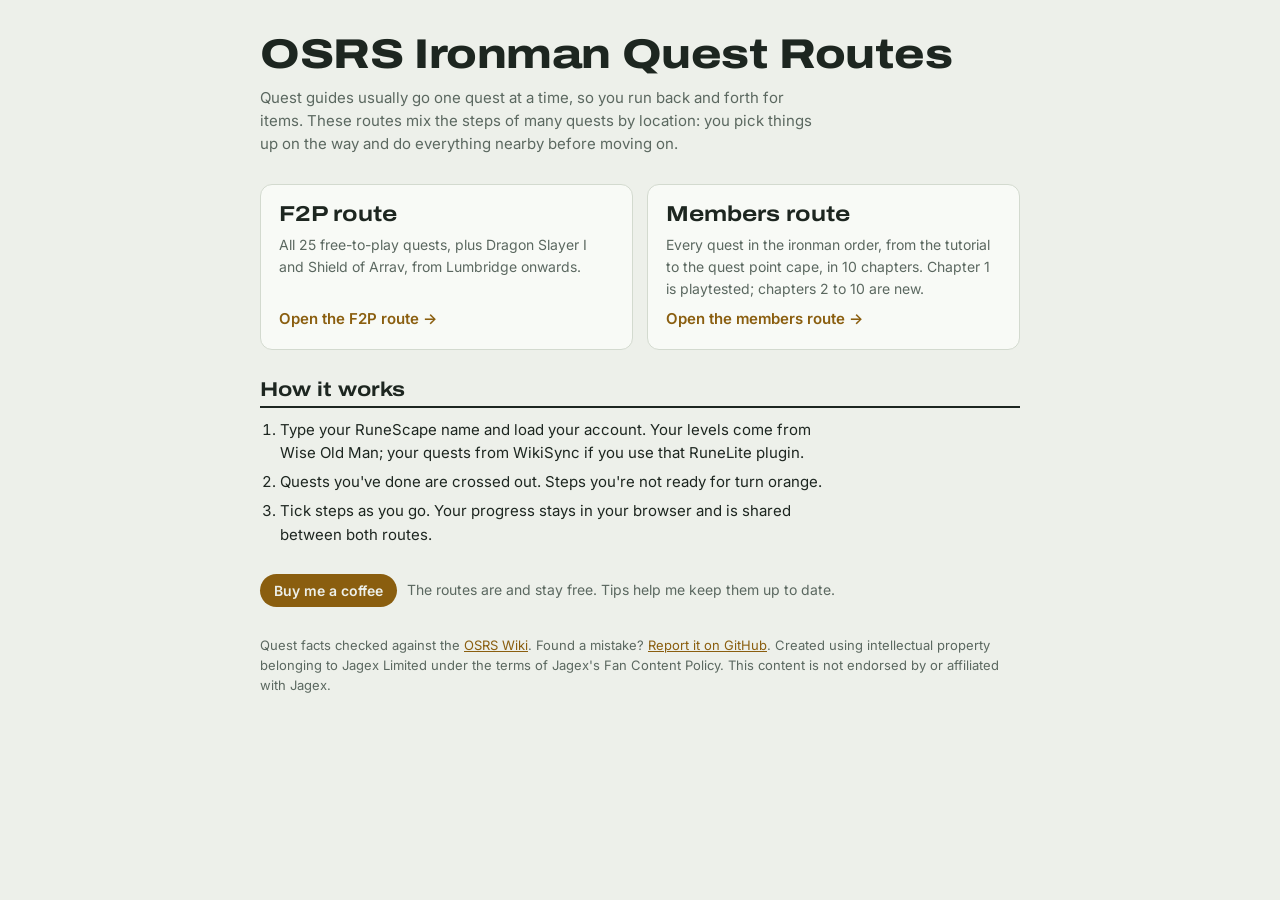
<file: index.html>
<!doctype html>
<html lang="en">
<head>
<meta charset="utf-8">
<meta name="viewport" content="width=device-width, initial-scale=1, viewport-fit=cover">
<title>OSRS Ironman Quest Routes</title>
<link rel="canonical" href="https://osrsroute.com/">
<meta name="description" content="Free OSRS ironman quest routes: every quest step in one walking order, with bank trips, inventory checks, dialogue options and requirement warnings. F2P and members.">
<link rel="stylesheet" href="https://fonts.googleapis.com/css2?family=Archivo:wdth,wght@100..125,500..800&family=Inter:wght@400;500;600&family=JetBrains+Mono:wght@500&display=swap">
<link rel="stylesheet" href="/assets/route.css">
<style>
.routes{display:grid;grid-template-columns:repeat(auto-fit,minmax(260px,1fr));gap:14px}
.route{display:flex;flex-direction:column;gap:8px;background:var(--surface);border:1px solid var(--line);border-radius:12px;padding:18px;text-decoration:none;color:var(--fg)}
.route:hover{border-color:var(--accent)}
.route h2{font-size:1.35rem}
.route p{margin:0;color:var(--muted);font-size:14px}
.route .go{margin-top:auto;font-weight:600;color:var(--accent)}
.how{margin:0;padding-left:20px;display:flex;flex-direction:column;gap:6px;max-width:65ch}
</style>
</head>
<body>
<div class="wrap">
  <header>
    <h1>OSRS Ironman Quest Routes</h1>
    <p class="lede">Quest guides usually go one quest at a time, so you run back and forth for items. These routes mix the steps of many quests by location: you pick things up on the way and do everything nearby before moving on.</p>
  </header>

  <div class="routes">
    <a class="route" href="/f2p/">
      <h2>F2P route</h2>
      <p>All 25 free-to-play quests, plus Dragon Slayer I and Shield of Arrav, from Lumbridge onwards.</p>
      <span class="go">Open the F2P route →</span>
    </a>
    <a class="route" href="/members/">
      <h2>Members route</h2>
      <p>Every quest in the ironman order, from the tutorial to the quest point cape, in 10 chapters. Chapter 1 is playtested; chapters 2 to 10 are new.</p>
      <span class="go">Open the members route →</span>
    </a>
  </div>

  <section>
    <div class="phase-head"><h2>How it works</h2></div>
    <ol class="how">
      <li>Type your RuneScape name and load your account. Your levels come from Wise Old Man; your quests from WikiSync if you use that RuneLite plugin.</li>
      <li>Quests you've done are crossed out. Steps you're not ready for turn orange.</li>
      <li>Tick steps as you go. Your progress stays in your browser and is shared between both routes.</li>
    </ol>
  </section>

  <div class="support">
    <a class="kofi" href="https://ko-fi.com/gladinathor" target="_blank" rel="noopener">Buy me a coffee</a>
    <span>The routes are and stay free. Tips help me keep them up to date.</span>
  </div>

  <footer>Quest facts checked against the <a href="https://oldschool.runescape.wiki" target="_blank" rel="noopener">OSRS Wiki</a>. Found a mistake? <a href="https://github.com/bengladine/osrs-quest-route/issues/new?template=route-mistake.md" target="_blank" rel="noopener">Report it on GitHub</a>. Created using intellectual property belonging to Jagex Limited under the terms of Jagex's Fan Content Policy. This content is not endorsed by or affiliated with Jagex.</footer>
</div>
</body>
</html>
</file>
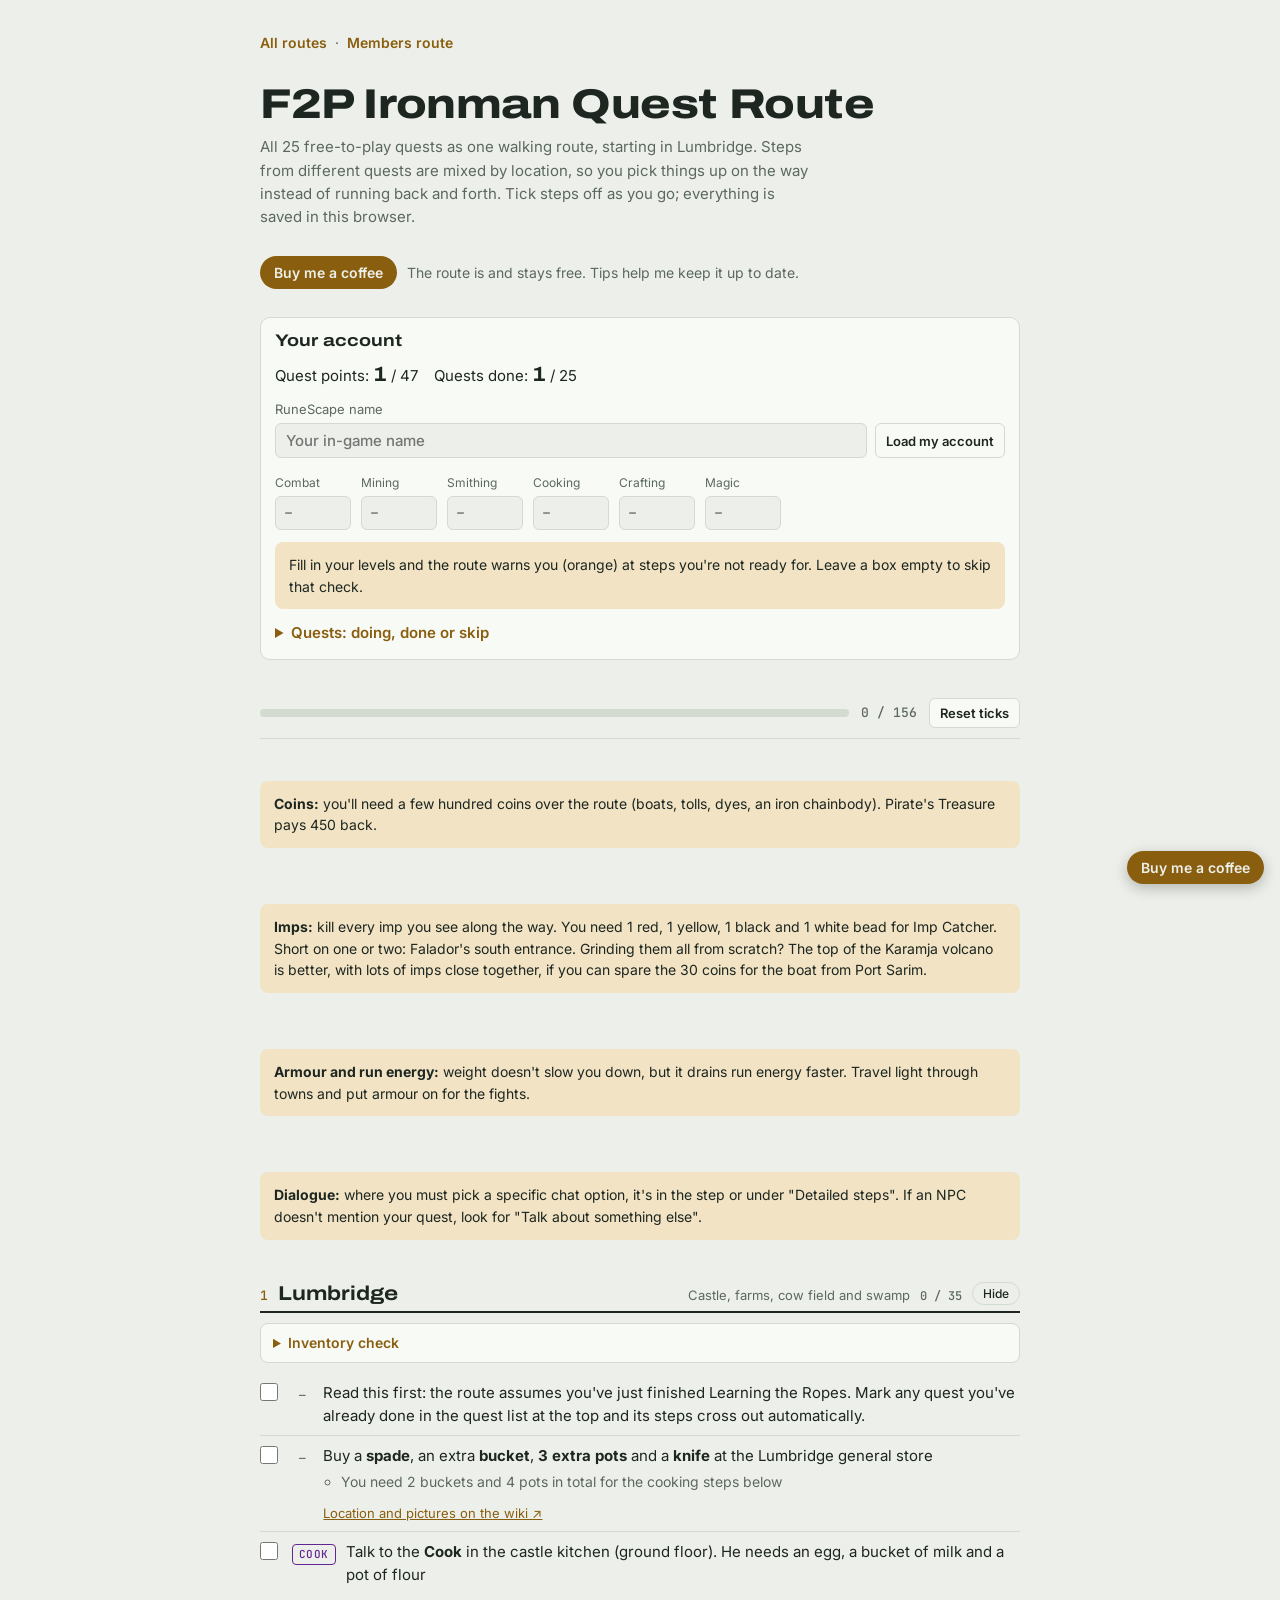
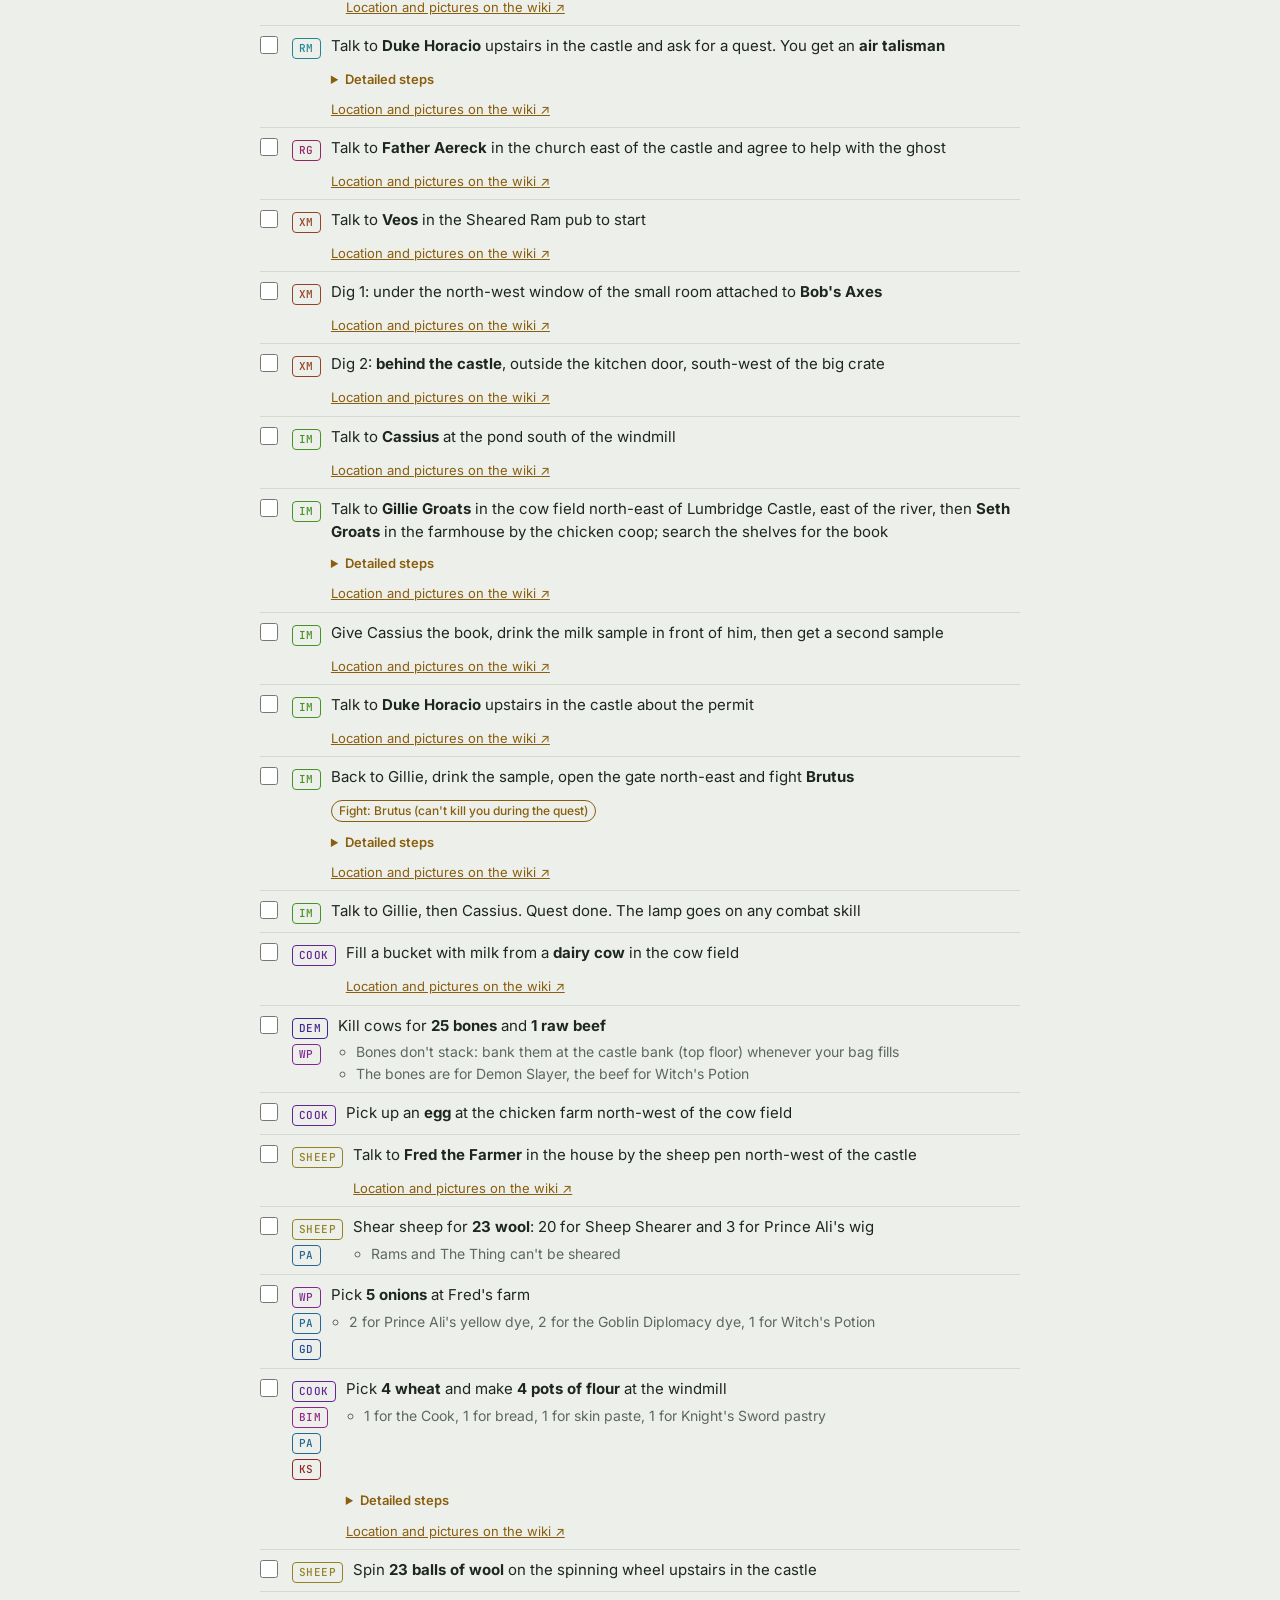
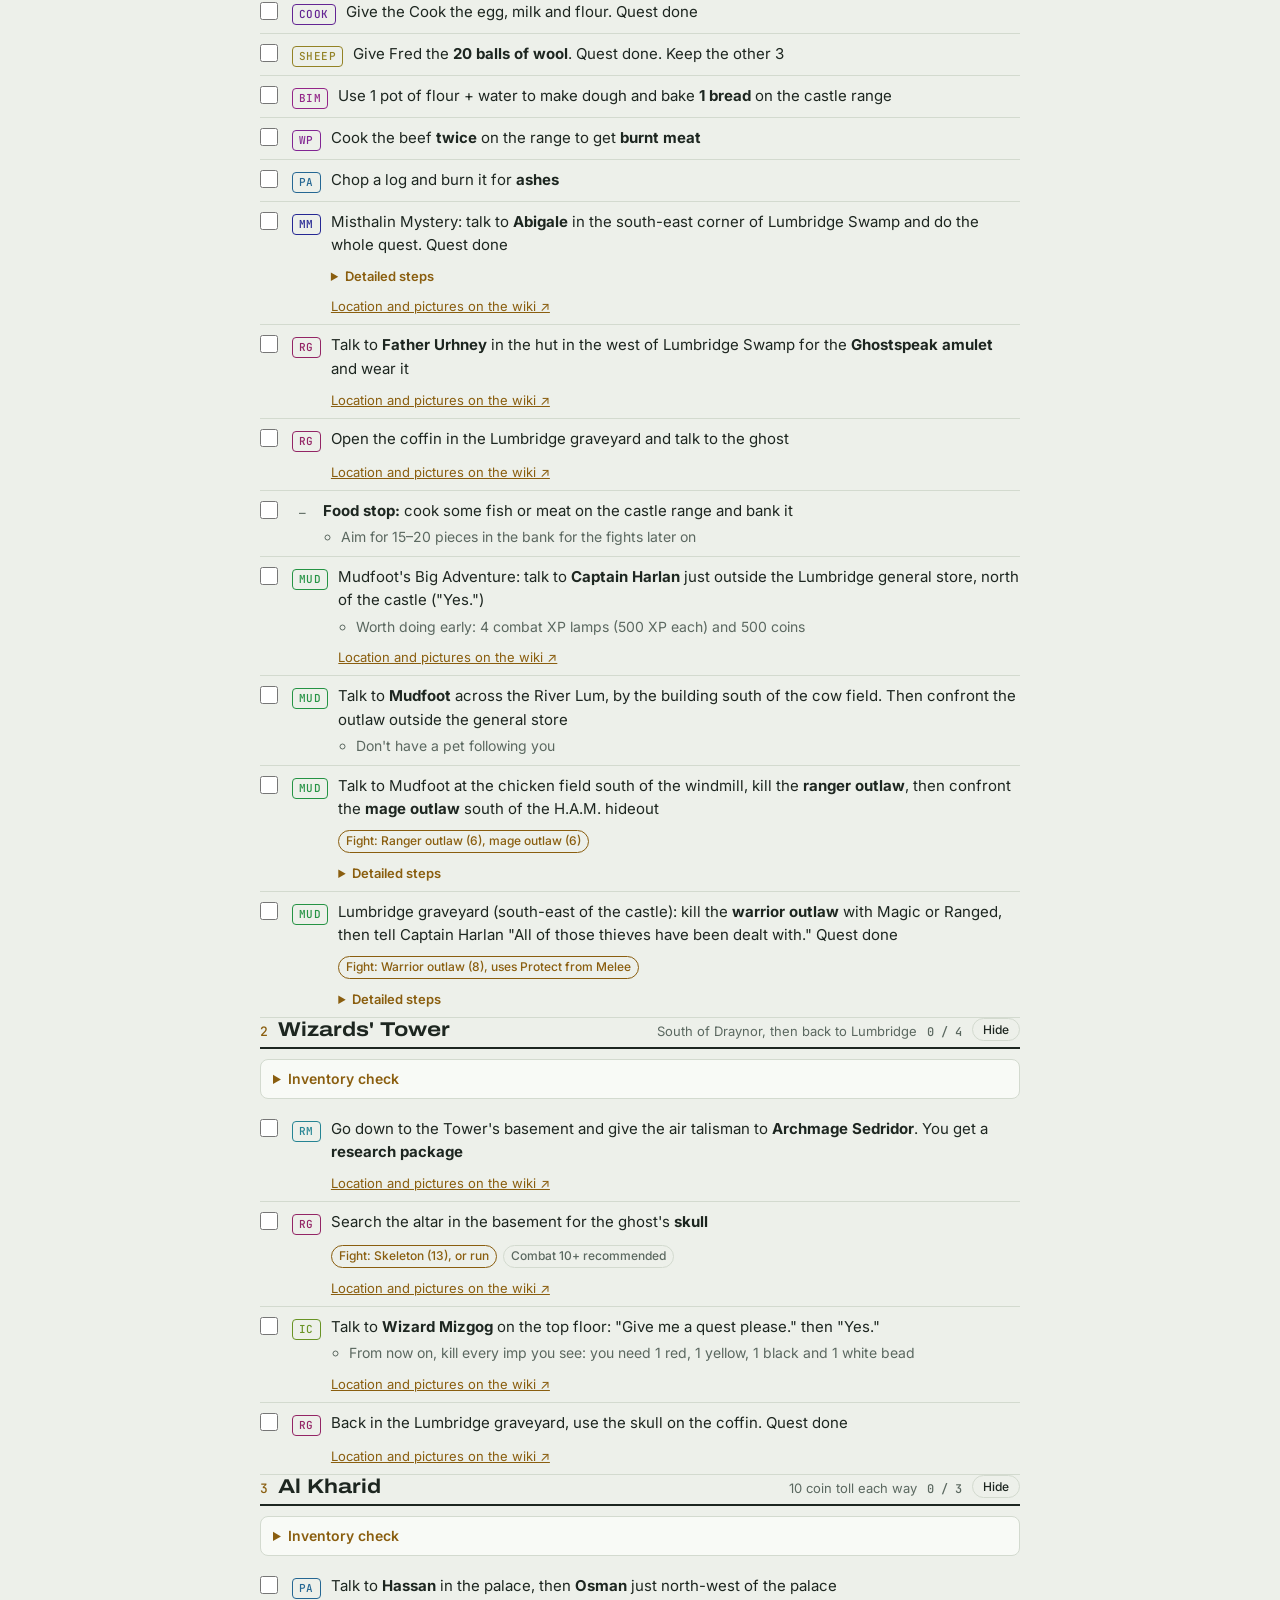
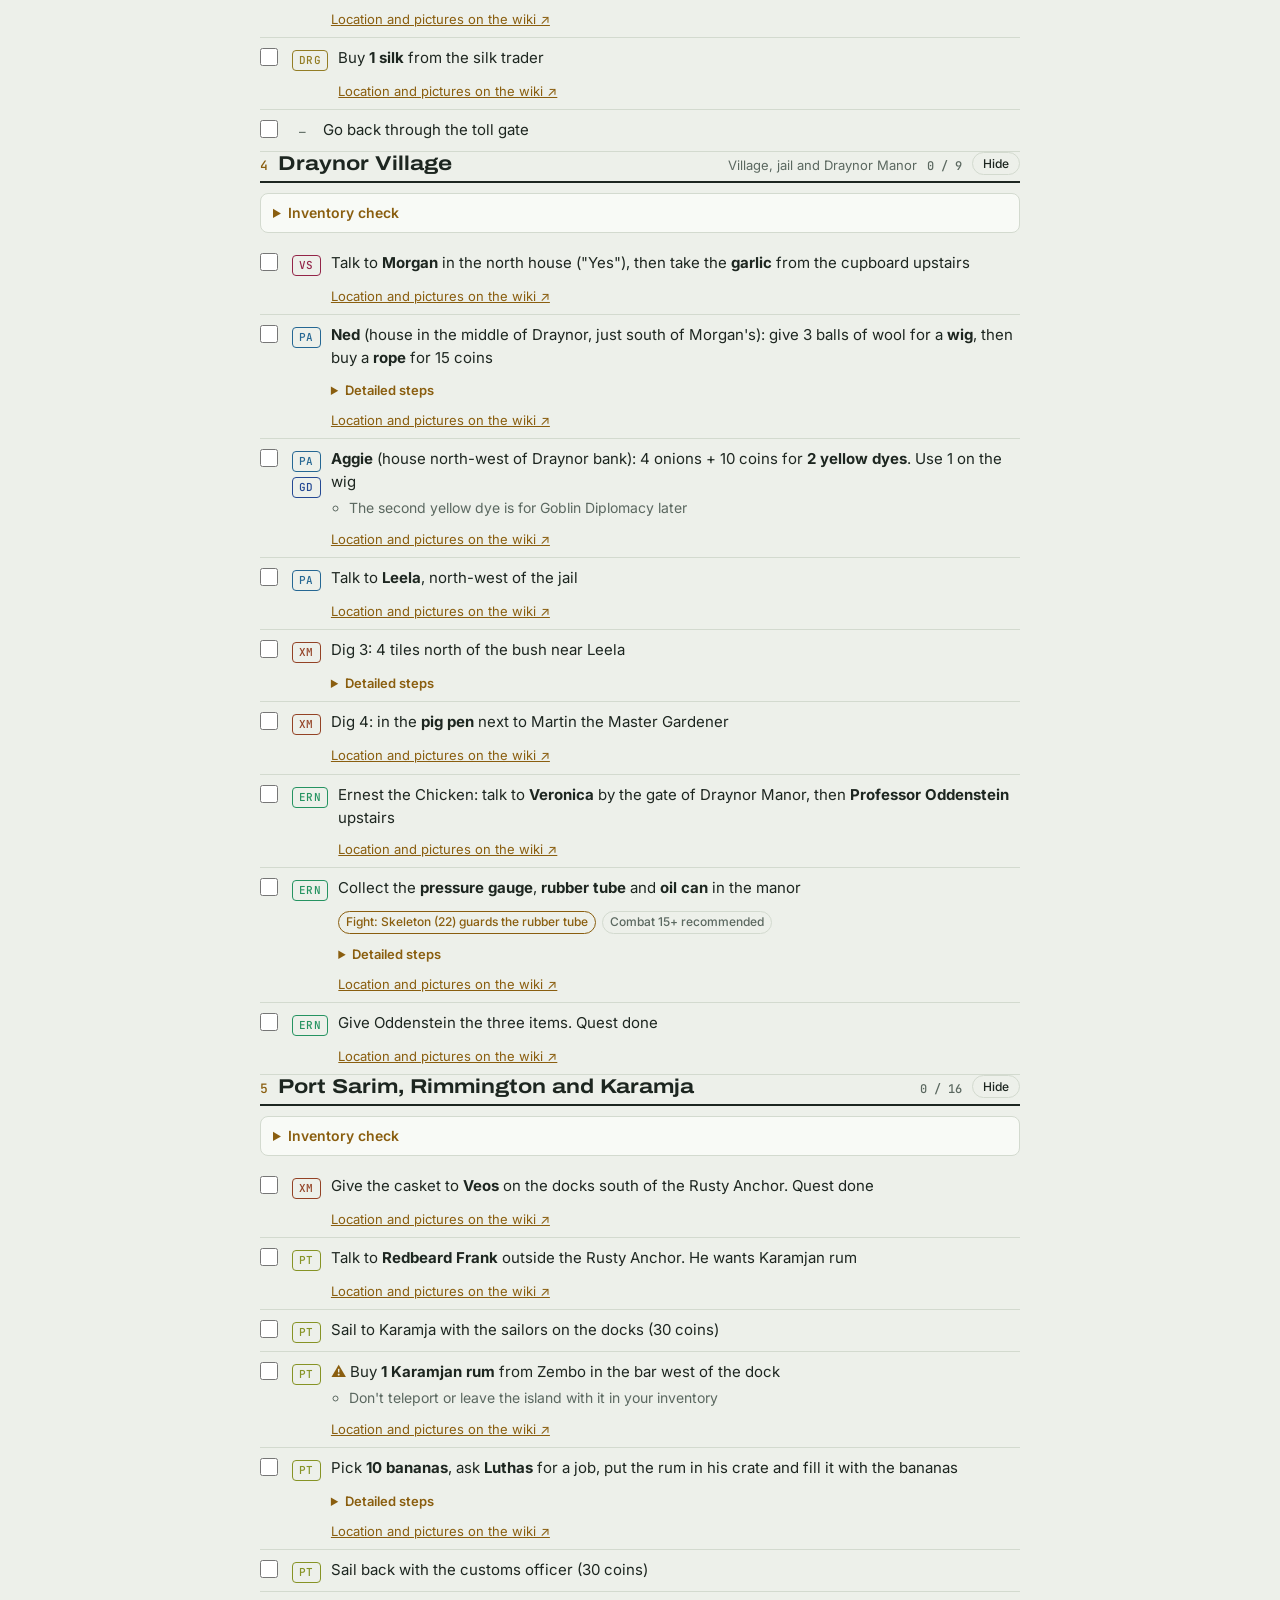
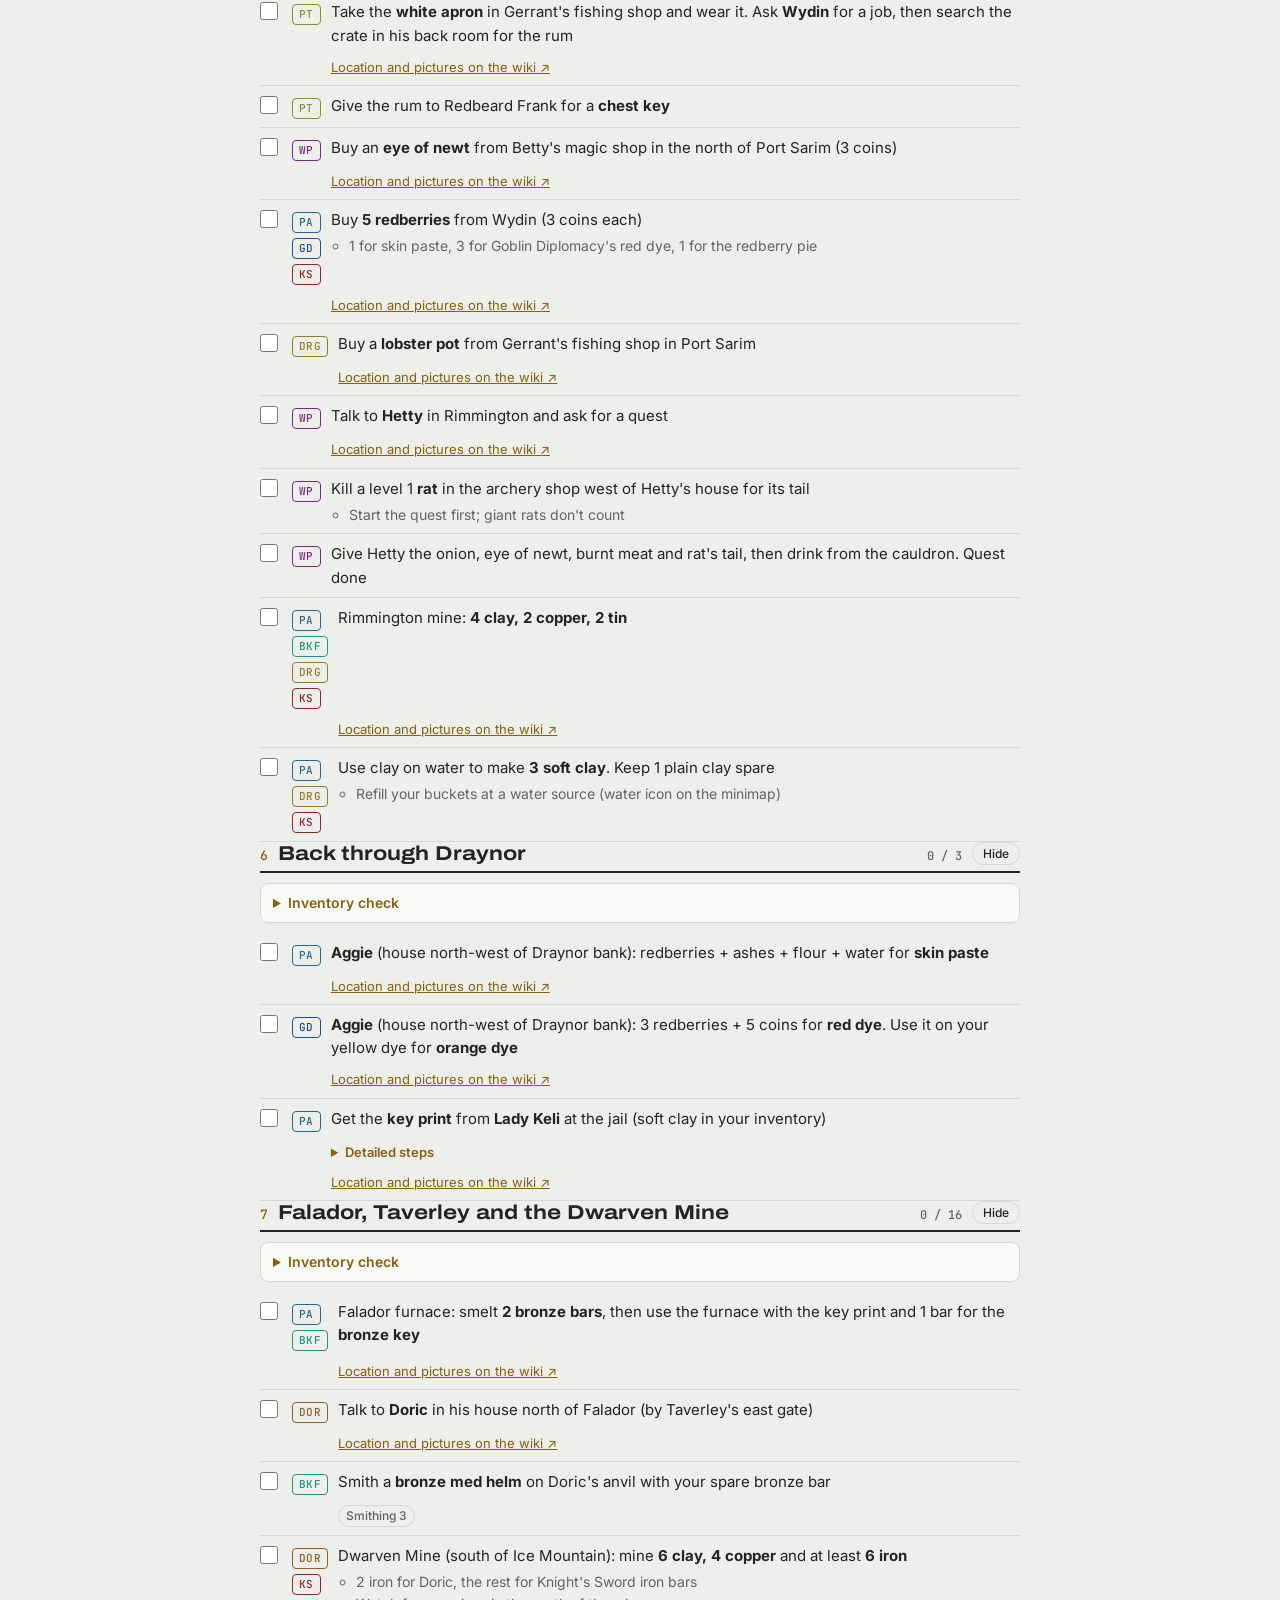
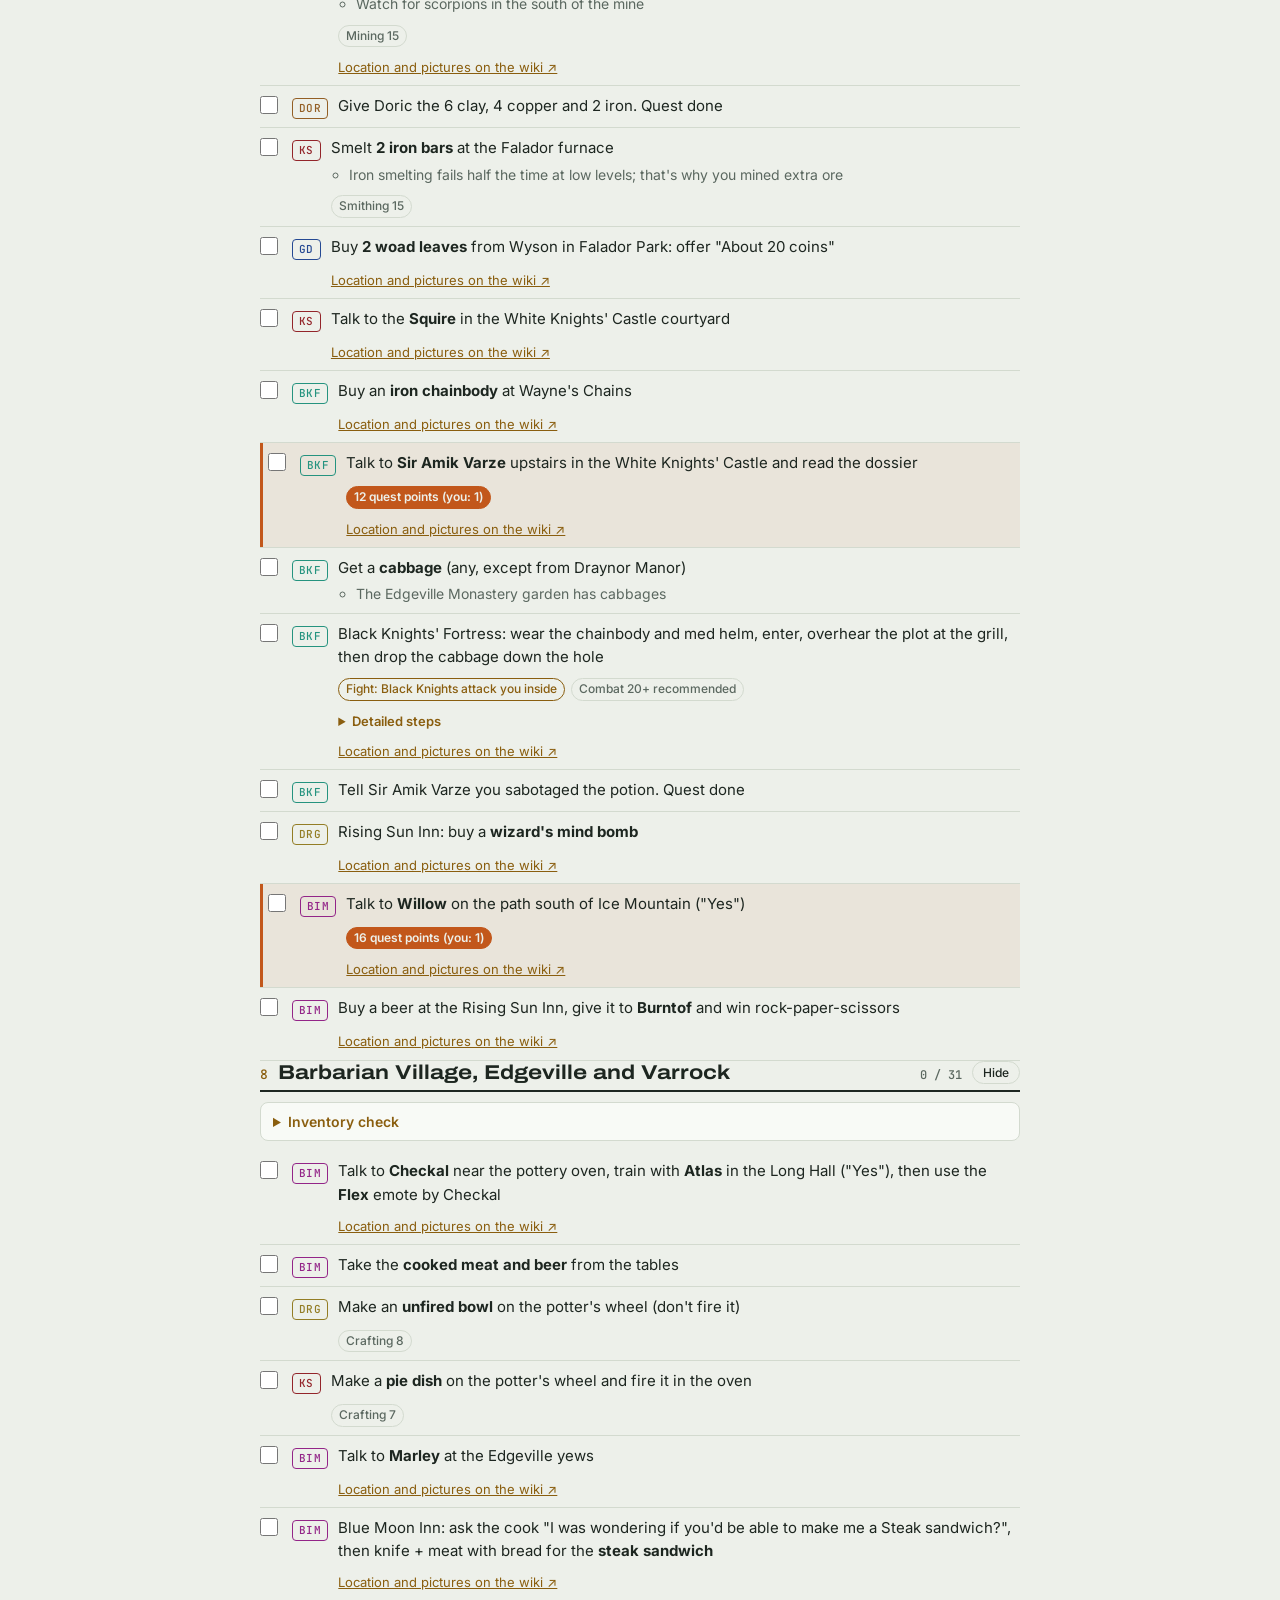
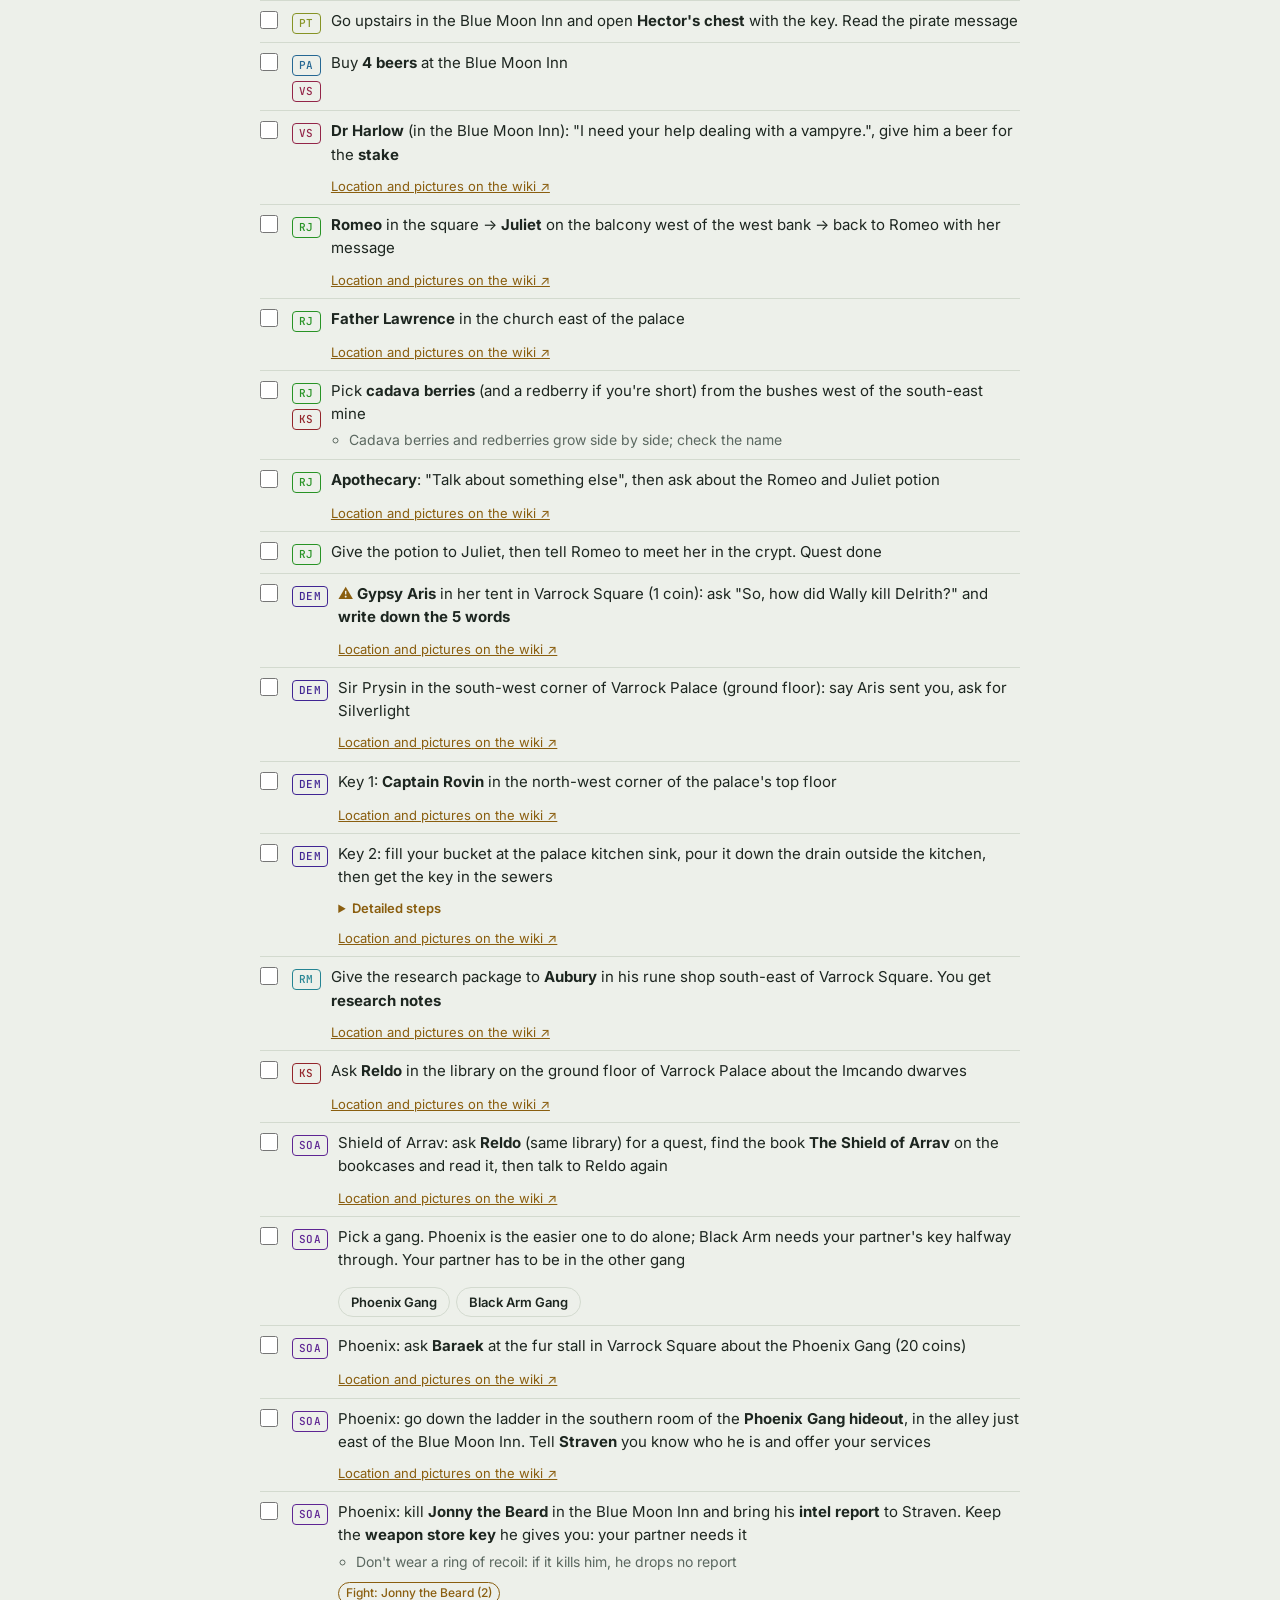
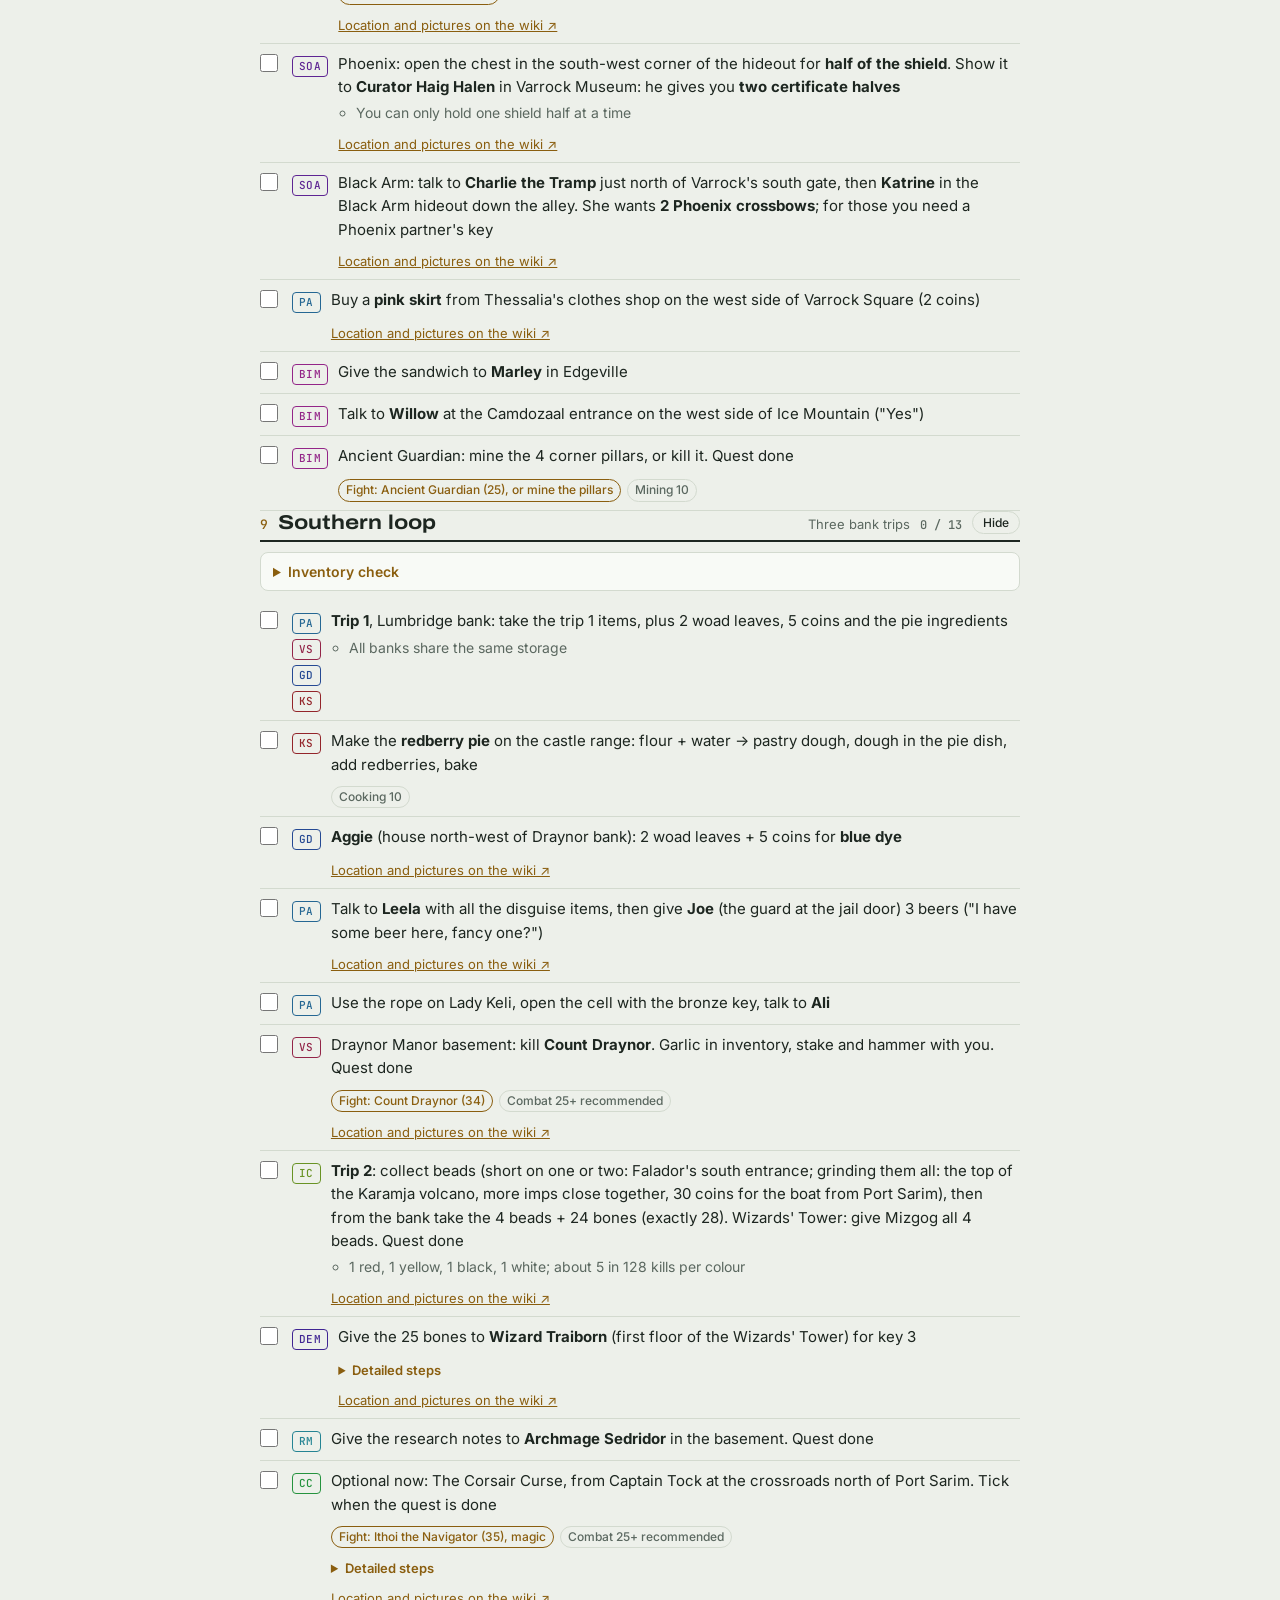
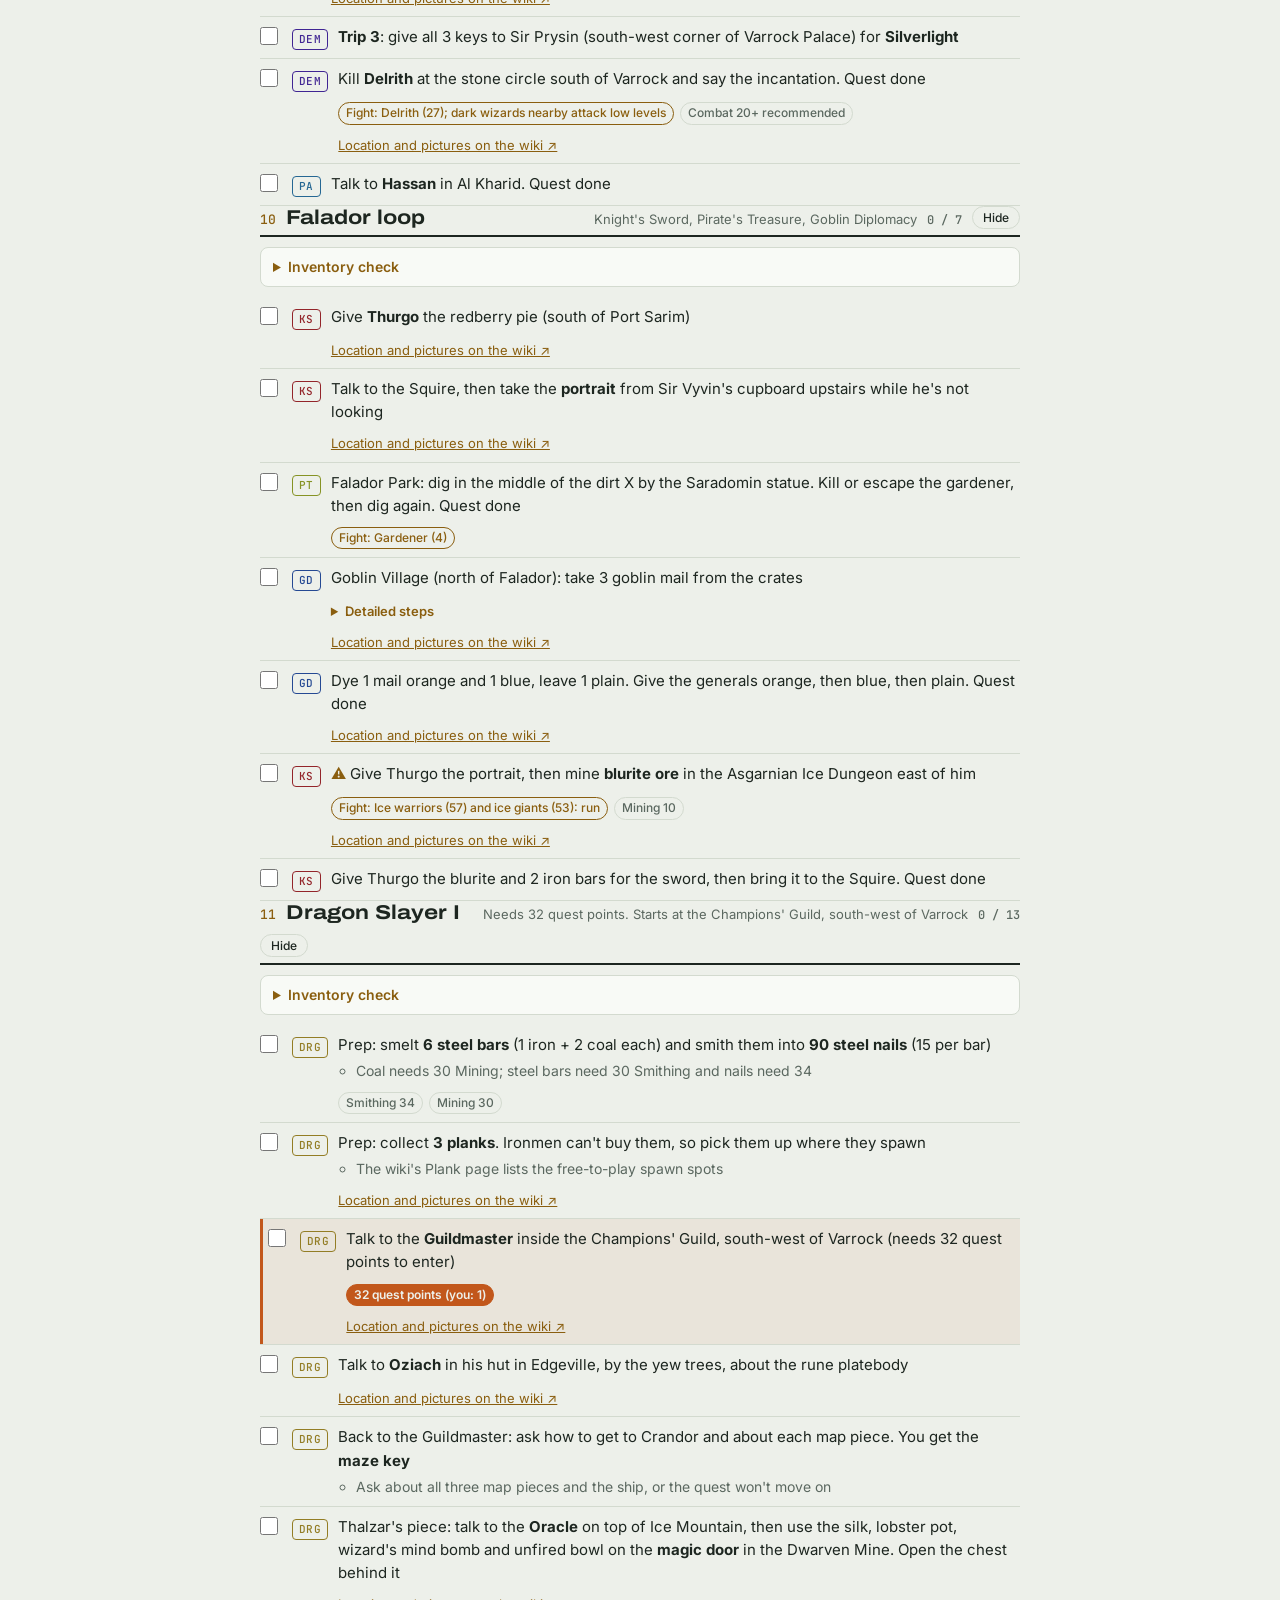
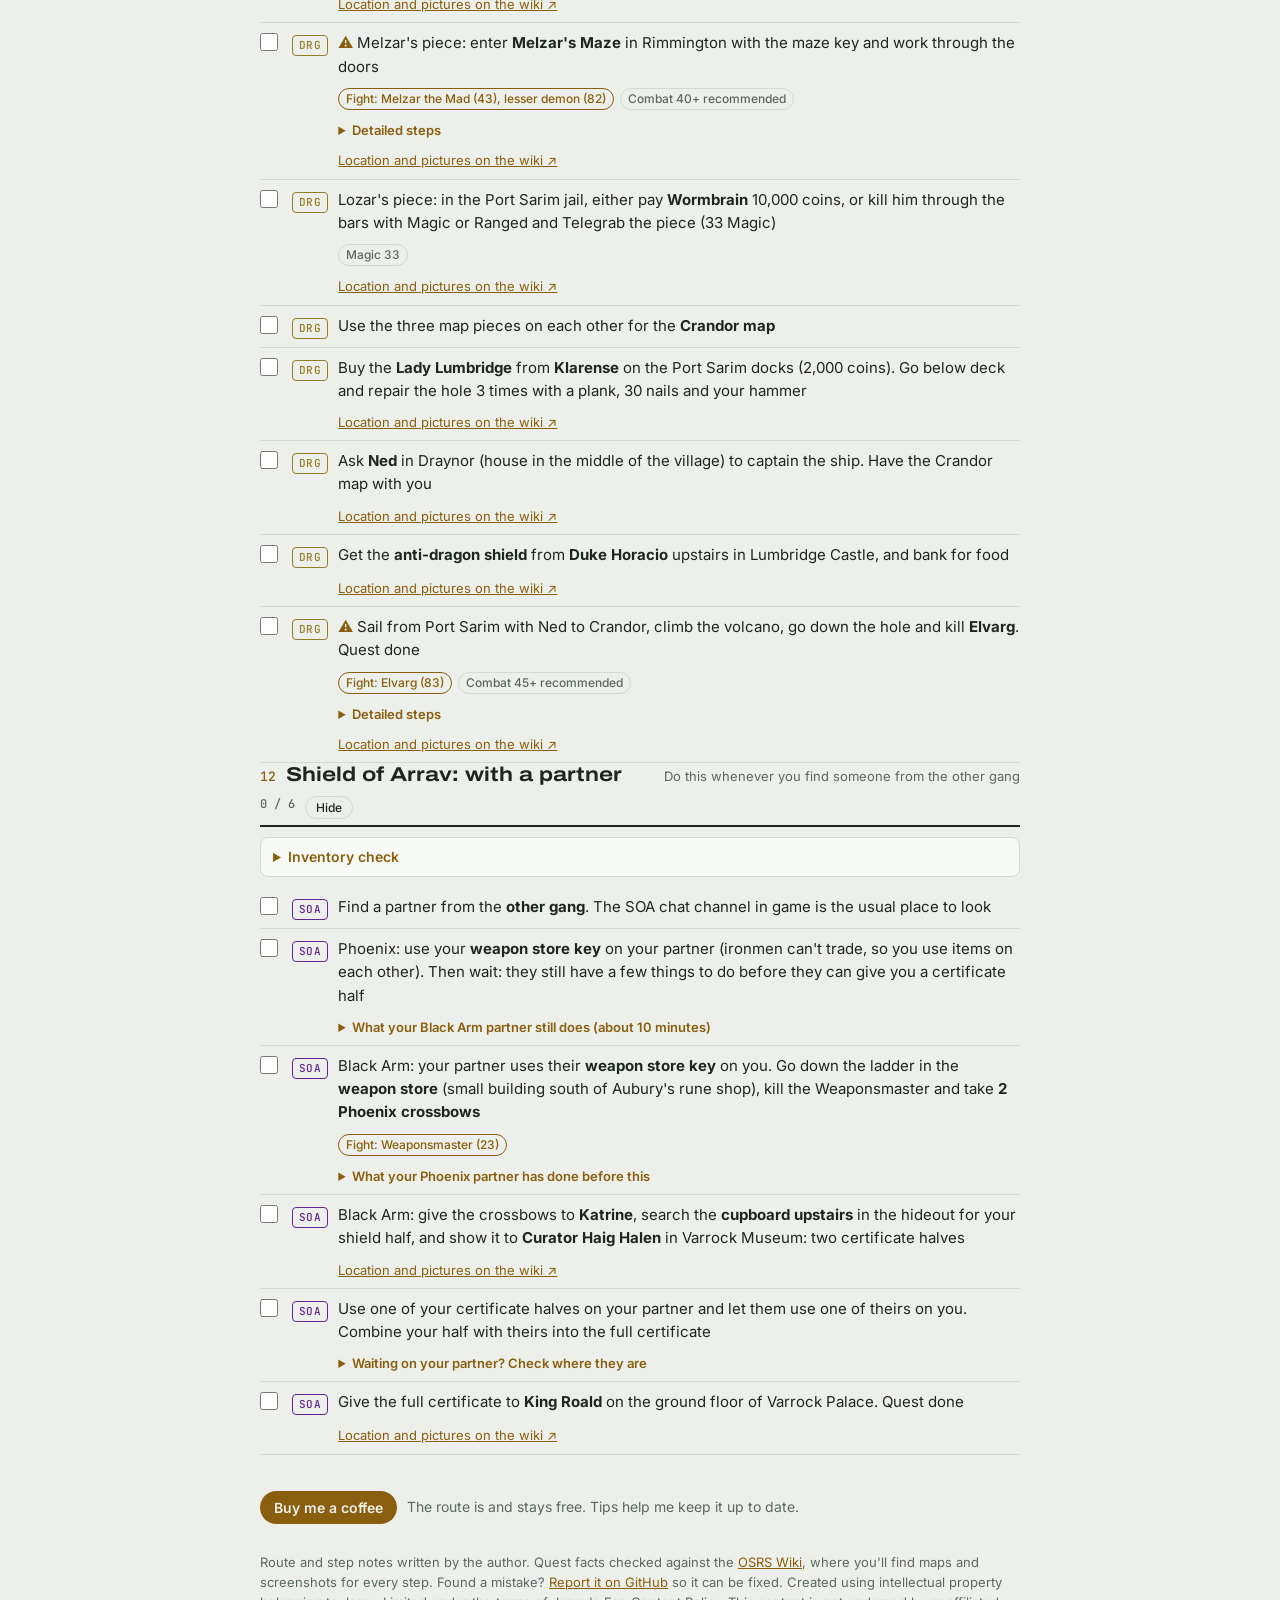
<file: f2p/index.html>
<!doctype html>
<html lang="en">
<head>
<meta charset="utf-8">
<meta name="viewport" content="width=device-width, initial-scale=1, viewport-fit=cover">
<title>F2P Ironman Quest Route</title>
<link rel="canonical" href="https://osrsroute.com/f2p/">
<meta name="description" content="Every free-to-play OSRS quest in one walking route for ironmen: steps interleaved by location, bank trips, inventory checks, dialogue options and requirement warnings.">
<link rel="stylesheet" href="https://fonts.googleapis.com/css2?family=Archivo:wdth,wght@100..125,500..800&family=Inter:wght@400;500;600&family=JetBrains+Mono:wght@500&display=swap">
<link rel="stylesheet" href="/assets/route.css">
</head>
<body>


<div class="wrap">
  <nav class="topnav"><a href="/">All routes</a><span aria-hidden="true">·</span><a href="/members/">Members route</a></nav>
  <header>
    <h1>F2P Ironman Quest Route</h1>
    <p class="lede">All 25 free-to-play quests as one walking route, starting in Lumbridge. Steps from different quests are mixed by location, so you pick things up on the way instead of running back and forth. Tick steps off as you go; everything is saved in this browser.</p>
  </header>

  <div class="support">
    <a class="kofi" href="https://ko-fi.com/gladinathor" target="_blank" rel="noopener">Buy me a coffee</a>
    <span>The route is and stays free. Tips help me keep it up to date.</span>
  </div>


  <section class="panel" aria-labelledby="you-h">
    <h2 id="you-h">Your account</h2>
    <div class="panel-row"><span>Quest points: <strong id="qp">0</strong> / <span id="qptotal"></span></span><span>Quests done: <strong id="qdone">0</strong> / <span id="qtotal"></span></span></div>
    <form id="lookup" class="lookup">
      <label for="rsn">RuneScape name</label>
      <div class="lookup-row"><input id="rsn" type="text" autocomplete="off" spellcheck="false" maxlength="12" placeholder="Your in-game name"><button id="loadbtn" type="submit">Load my account</button></div>
      <p id="lookupmsg" class="hint" role="status"></p>
    </form>
    <div id="stats" aria-label="Your levels"></div>
    <p class="note" style="margin:0">Fill in your levels and the route warns you (orange) at steps you're not ready for. Leave a box empty to skip that check.</p>
    <details>
      <summary>Quests: doing, done or skip</summary>
      <p style="margin:8px 0;color:var(--muted);font-size:14px">Done: its steps are crossed out. Skip: its steps disappear, for quests you don't meet the requirements for or don't want to do. Steps that serve several quests stay until none of those quests is still on Doing.</p>
      <div id="qlist"></div>
    </details>
  </section>

  <p id="dswarn" class="note warnbox" hidden>Dragon Slayer is on, but your combat is <strong id="dsc"></strong>. Elvarg (83) and the lesser demon (82) are tough below about 40. You'll gain levels along the route, so keeping it is fine. <button id="dsskip" type="button">Skip Dragon Slayer</button></p>
  <div class="progress">
    <div class="bar" aria-hidden="true"><i id="fill"></i></div>
    <span class="count" id="count">0 / 0</span>
    <button id="reset" type="button">Reset ticks</button>
  </div>
  <p id="confirm" class="note" hidden>Untick every step? Your quest list and levels stay. <button id="yes" type="button">Yes, reset</button> <button id="no" type="button">Cancel</button></p>

  <p class="note"><strong>Coins:</strong> you'll need a few hundred coins over the route (boats, tolls, dyes, an iron chainbody). Pirate's Treasure pays 450 back.</p>
  <p class="note"><strong>Imps:</strong> kill every imp you see along the way. You need 1 red, 1 yellow, 1 black and 1 white bead for Imp Catcher. Short on one or two: Falador's south entrance. Grinding them all from scratch? The top of the Karamja volcano is better, with lots of imps close together, if you can spare the 30 coins for the boat from Port Sarim.</p>
  <p class="note"><strong>Armour and run energy:</strong> weight doesn't slow you down, but it drains run energy faster. Travel light through towns and put armour on for the fights.</p>
  <p class="note"><strong>Dialogue:</strong> where you must pick a specific chat option, it's in the step or under "Detailed steps". If an NPC doesn't mention your quest, look for "Talk about something else".</p>

  <div id="phases"></div>



  
  <div class="support" style="margin-top:8px">
    <a class="kofi" href="https://ko-fi.com/gladinathor" target="_blank" rel="noopener">Buy me a coffee</a>
    <span>The route is and stays free. Tips help me keep it up to date.</span>
  </div>

  <footer>Route and step notes written by the author. Quest facts checked against the <a href="https://oldschool.runescape.wiki" target="_blank" rel="noopener">OSRS Wiki</a>, where you'll find maps and screenshots for every step. Found a mistake? <a href="https://github.com/bengladine/osrs-quest-route/issues/new?template=route-mistake.md" target="_blank" rel="noopener">Report it on GitHub</a> so it can be fixed. Created using intellectual property belonging to Jagex Limited under the terms of Jagex's Fan Content Policy. This content is not endorsed by or affiliated with Jagex.</footer>
</div>

<a class="kofi kofi-float" href="https://ko-fi.com/gladinathor" target="_blank" rel="noopener" aria-label="Buy me a coffee on Ko-fi">Buy me a coffee</a>
<script>
window.ROUTE_KEY="f2p-route-full-v1";

const QUESTS={
LTR:["Learning the Ropes",1,"Learning_the_Ropes"],
MUD:["Mudfoot's Big Adventure",1,"Mudfoot%27s_Big_Adventure"],
COOK:["Cook's Assistant",1,"Cook%27s_Assistant"],
SHEEP:["Sheep Shearer",1,"Sheep_Shearer"],
RM:["Rune Mysteries",1,"Rune_Mysteries"],
RG:["The Restless Ghost",1,"The_Restless_Ghost"],
IM:["The Ides of Milk",1,"The_Ides_of_Milk"],
MM:["Misthalin Mystery",1,"Misthalin_Mystery"],
XM:["X Marks the Spot",1,"X_Marks_the_Spot"],
ERN:["Ernest the Chicken",4,"Ernest_the_Chicken"],
WP:["Witch's Potion",1,"Witch%27s_Potion"],
PT:["Pirate's Treasure",2,"Pirate%27s_Treasure"],
PA:["Prince Ali Rescue",3,"Prince_Ali_Rescue"],
VS:["Vampyre Slayer",3,"Vampyre_Slayer"],
RJ:["Romeo & Juliet",5,"Romeo_%26_Juliet"],
DEM:["Demon Slayer",3,"Demon_Slayer"],
DOR:["Doric's Quest",1,"Doric%27s_Quest"],
BKF:["Black Knights' Fortress",3,"Black_Knights%27_Fortress"],
BIM:["Below Ice Mountain",1,"Below_Ice_Mountain"],
IC:["Imp Catcher",1,"Imp_Catcher"],
GD:["Goblin Diplomacy",5,"Goblin_Diplomacy"],
KS:["The Knight's Sword",1,"The_Knight%27s_Sword"],
CC:["The Corsair Curse",2,"The_Corsair_Curse"],
SOA:["Shield of Arrav",1,"Shield_of_Arrav"],
DRG:["Dragon Slayer I",2,"Dragon_Slayer_I"]};

/* Step: [quests, text, opts]
   quests: "KEY" or ["KEY",...] — the step is skipped when ALL listed quests are marked done. "" = always shown.
   opts: sub (short notes), det (detailed steps), req {combat, qp, mining, smithing, cooking, crafting, magic},
         fight "Name (level)", loc wiki page, warn true */
const PHASES=[
{name:"Lumbridge",loc:"Castle, farms, cow field and swamp",
 inv:{have:"Your starter items: bronze axe, pickaxe, tinderbox, bucket, pot, weapon and some food",bank:""},
 steps:[
["","Read this first: the route assumes you've just finished Learning the Ropes. Mark any quest you've already done in the quest list at the top and its steps cross out automatically.",{}],
["",["Buy a <b>spade</b>, an extra <b>bucket</b>, <b>3 extra pots</b> and a <b>knife</b> at the Lumbridge general store"],{sub:["You need 2 buckets and 4 pots in total for the cooking steps below"],loc:"Lumbridge_General_Store"}],
["COOK","Talk to the <b>Cook</b> in the castle kitchen (ground floor). He needs an egg, a bucket of milk and a pot of flour",{loc:"Cook_(Lumbridge)"}],
["RM","Talk to <b>Duke Horacio</b> upstairs in the castle and ask for a quest. You get an <b>air talisman</b>",{det:["Duke Horacio is on the first floor of Lumbridge Castle.","Choose \"Have you any quests for me?\" and accept.","Keep the air talisman; it goes to the Wizards' Tower."],loc:"Duke_Horacio"}],
["RG","Talk to <b>Father Aereck</b> in the church east of the castle and agree to help with the ghost",{loc:"Father_Aereck"}],
["XM","Talk to <b>Veos</b> in the Sheared Ram pub to start",{loc:"Veos"}],
["XM","Dig 1: under the north-west window of the small room attached to <b>Bob's Axes</b>",{loc:"Bob%27s_Brilliant_Axes"}],
["XM","Dig 2: <b>behind the castle</b>, outside the kitchen door, south-west of the big crate",{loc:"Lumbridge_Castle"}],
["IM","Talk to <b>Cassius</b> at the pond south of the windmill",{loc:"Cassius"}],
["IM","Talk to <b>Gillie Groats</b> in the cow field north-east of Lumbridge Castle, east of the river, then <b>Seth Groats</b> in the farmhouse by the chicken coop; search the shelves for the book",{det:["Gillie Groats is the milkmaid in the cow field.","Seth Groats is in the farmhouse next to the chicken coop.","Search the shelves there for the book 'The Groats' principles'."],loc:"Gillie_Groats"}],
["IM","Give Cassius the book, drink the milk sample in front of him, then get a second sample",{loc:"Cassius"}],
["IM","Talk to <b>Duke Horacio</b> upstairs in the castle about the permit",{loc:"Duke_Horacio"}],
["IM","Back to Gillie, drink the sample, open the gate north-east and fight <b>Brutus</b>",{fight:"Brutus (can't kill you during the quest)",det:["Snort: step 2 tiles sideways or 1 tile back.","Growl: step 2 tiles sideways.","His normal attacks can't kill you during the quest, but the special attacks hit up to 19."],loc:"Brutus"}],
["IM","Talk to Gillie, then Cassius. Quest done. The lamp goes on any combat skill",{}],
["COOK","Fill a bucket with milk from a <b>dairy cow</b> in the cow field",{loc:"Dairy_cow"}],
[["DEM","WP"],"Kill cows for <b>25 bones</b> and <b>1 raw beef</b>",{sub:["Bones don't stack: bank them at the castle bank (top floor) whenever your bag fills","The bones are for Demon Slayer, the beef for Witch's Potion"]}],
["COOK","Pick up an <b>egg</b> at the chicken farm north-west of the cow field",{}],
["SHEEP","Talk to <b>Fred the Farmer</b> in the house by the sheep pen north-west of the castle",{loc:"Fred_the_Farmer"}],
[["SHEEP","PA"],"Shear sheep for <b>23 wool</b>: 20 for Sheep Shearer and 3 for Prince Ali's wig",{sub:["Rams and The Thing can't be sheared"]}],
[["WP","PA","GD"],"Pick <b>5 onions</b> at Fred's farm",{sub:["2 for Prince Ali's yellow dye, 2 for the Goblin Diplomacy dye, 1 for Witch's Potion"]}],
[["COOK","BIM","PA","KS"],"Pick <b>4 wheat</b> and make <b>4 pots of flour</b> at the windmill",{sub:["1 for the Cook, 1 for bread, 1 for skin paste, 1 for Knight's Sword pastry"],det:["Put grain in the hopper on the top floor and pull the lever.","Collect the flour from the bin on the ground floor with an empty pot.","Repeat for each pot."],loc:"Mill_Lane_Mill"}],
["SHEEP","Spin <b>23 balls of wool</b> on the spinning wheel upstairs in the castle",{}],
["COOK","Give the Cook the egg, milk and flour. Quest done",{}],
["SHEEP","Give Fred the <b>20 balls of wool</b>. Quest done. Keep the other 3",{}],
["BIM","Use 1 pot of flour + water to make dough and bake <b>1 bread</b> on the castle range",{}],
["WP","Cook the beef <b>twice</b> on the range to get <b>burnt meat</b>",{}],
["PA","Chop a log and burn it for <b>ashes</b>",{}],
["MM","Misthalin Mystery: talk to <b>Abigale</b> in the south-east corner of Lumbridge Swamp and do the whole quest. Quest done",{det:["Talk to Abigale, offer help and take the rowboat south.","Use the bucket on the rain barrel west of the manor for the key and unlock the doors.","Read the note by the pink-knob door, slash the gloomy painting with the knife for the ruby key, light the four candles and the barrel fuse in the south-east room.","Climb through the damaged wall and look at the tree, play D-E-A-D on the piano and search it for the emerald key.","Open the green-knob door, slash the fireplace and enter the gems: sapphire, diamond, zenyte, emerald, onyx, ruby. You get the sapphire key.","Open the blue-knob door and push the mirror until it faces the wardrobe; a cutscene plays. Take the knife and attack Abigale.","Try to leave the room, then talk to Mandy outside. Quest done."],loc:"Abigale"}],
["RG","Talk to <b>Father Urhney</b> in the hut in the west of Lumbridge Swamp for the <b>Ghostspeak amulet</b> and wear it",{loc:"Father_Urhney"}],
["RG","Open the coffin in the Lumbridge graveyard and talk to the ghost",{loc:"Restless_ghost"}],
["","<b>Food stop:</b> cook some fish or meat on the castle range and bank it",{sub:["Aim for 15–20 pieces in the bank for the fights later on"]}],
["MUD","Mudfoot's Big Adventure: talk to <b>Captain Harlan</b> just outside the Lumbridge general store, north of the castle (\"Yes.\")",{sub:["Worth doing early: 4 combat XP lamps (500 XP each) and 500 coins"],loc:"Captain_Harlan"}],
["MUD","Talk to <b>Mudfoot</b> across the River Lum, by the building south of the cow field. Then confront the outlaw outside the general store",{sub:["Don't have a pet following you"]}],
["MUD","Talk to Mudfoot at the chicken field south of the windmill, kill the <b>ranger outlaw</b>, then confront the <b>mage outlaw</b> south of the H.A.M. hideout",{fight:"Ranger outlaw (6), mage outlaw (6)",det:["Optional first: Captain Harlan gives you a bronze shortsword and wooden shield.","Pick up the ranger's shortbow and arrows, and the mage's staff and runes: you need Magic or Ranged for the last fight."]}],
["MUD","Lumbridge graveyard (south-east of the castle): kill the <b>warrior outlaw</b> with Magic or Ranged, then tell Captain Harlan \"All of those thieves have been dealt with.\" Quest done",{fight:"Warrior outlaw (8), uses Protect from Melee",det:["Melee doesn't work: he prays against it.","If you leave the area, pick Mudfoot up again outside the H.A.M. hideout before coming back."]}]
]},
{name:"Wizards' Tower",loc:"South of Draynor, then back to Lumbridge",
 inv:{have:"Air talisman, Ghostspeak amulet (worn), some food, about 10 coins",bank:"Cooking and dye ingredients can wait in the bank"},
 steps:[
["RM","Go down to the Tower's basement and give the air talisman to <b>Archmage Sedridor</b>. You get a <b>research package</b>",{loc:"Archmage_Sedridor"}],
["RG","Search the altar in the basement for the ghost's <b>skull</b>",{fight:"Skeleton (13), or run",req:{combat:10},loc:"Wizards%27_Tower"}],
["IC","Talk to <b>Wizard Mizgog</b> on the top floor: \"Give me a quest please.\" then \"Yes.\"",{sub:["From now on, kill every imp you see: you need 1 red, 1 yellow, 1 black and 1 white bead"],loc:"Wizard_Mizgog"}],
["RG","Back in the Lumbridge graveyard, use the skull on the coffin. Quest done",{loc:"Restless_ghost"}]
]},
{name:"Al Kharid",loc:"10 coin toll each way",
 inv:{have:"About 30 coins",bank:""},
 steps:[
["PA","Talk to <b>Hassan</b> in the palace, then <b>Osman</b> just north-west of the palace",{loc:"Chancellor_Hassan"}],
["DRG","Buy <b>1 silk</b> from the silk trader",{loc:"Silk_trader"}],
["","Go back through the toll gate",{}]
]},
{name:"Draynor Village",loc:"Village, jail and Draynor Manor",
 inv:{have:"3 balls of wool, 4 onions, about 40 coins, spade, some food",bank:""},
 steps:[
["VS","Talk to <b>Morgan</b> in the north house (\"Yes\"), then take the <b>garlic</b> from the cupboard upstairs",{loc:"Morgan"}],
["PA","<b>Ned</b> (house in the middle of Draynor, just south of Morgan's): give 3 balls of wool for a <b>wig</b>, then buy a <b>rope</b> for 15 coins",{det:["Ask Ned if he can make other things from wool, then ask for a wig.","Talk again and ask for a rope."],loc:"Ned"}],
[["PA","GD"],"<b>Aggie</b> (house north-west of Draynor bank): 4 onions + 10 coins for <b>2 yellow dyes</b>. Use 1 on the wig",{sub:["The second yellow dye is for Goblin Diplomacy later"],loc:"Aggie"}],
["PA","Talk to <b>Leela</b>, north-west of the jail",{loc:"Leela"}],
["XM","Dig 3: 4 tiles north of the bush near Leela",{det:["Veos's orb works like hot/cold: it gets warmer as you walk closer."]}],
["XM","Dig 4: in the <b>pig pen</b> next to Martin the Master Gardener",{loc:"Martin_the_Master_Gardener"}],
["ERN","Ernest the Chicken: talk to <b>Veronica</b> by the gate of Draynor Manor, then <b>Professor Oddenstein</b> upstairs",{loc:"Veronica"}],
["ERN","Collect the <b>pressure gauge</b>, <b>rubber tube</b> and <b>oil can</b> in the manor",{fight:"Skeleton (22) guards the rubber tube",req:{combat:15},det:["Poison: green bottle in the small room south of the kitchen (ground floor).","Fish food: blue box upstairs, in the room south of the main staircase.","Use the fish food on the poison, then on the fountain in the south-west of the grounds. Search the fountain for the pressure gauge.","Spade: by the door in the south-east room (or bring yours). Search the compost heap on the west side of the grounds for a key.","Rubber tube: in the room behind the stairs (use the key). An aggressive skeleton (level 22) is inside.","Oil can: search the bookcase on the west wall of the west room, take the ladder down, then do the lever puzzle:","Pull B, then A down. Go through door 1.","Pull D down. Go through doors 2, then 3.","Pull B, then A up. Go through doors 3, 4 and 5.","Pull E, then F down. Go through doors 6 and 7.","Pull C down. Go through doors 7 and 6.","Pull E up. Go through doors 6, 8 and 3.","Go through door 9 and take the oil can."],loc:"Draynor_Manor"}],
["ERN","Give Oddenstein the three items. Quest done",{loc:"Professor_Oddenstein"}]
]},
{name:"Port Sarim, Rimmington and Karamja",loc:"",
 inv:{have:"Spade, 1 onion, burnt meat, pickaxe, 2 buckets of water, about 100 coins",bank:""},
 steps:[
["XM","Give the casket to <b>Veos</b> on the docks south of the Rusty Anchor. Quest done",{loc:"Veos"}],
["PT","Talk to <b>Redbeard Frank</b> outside the Rusty Anchor. He wants Karamjan rum",{loc:"Redbeard_Frank"}],
["PT","Sail to Karamja with the sailors on the docks (30 coins)",{}],
["PT","Buy <b>1 Karamjan rum</b> from Zembo in the bar west of the dock",{sub:["Don't teleport or leave the island with it in your inventory"],warn:true,loc:"Zembo"}],
["PT","Pick <b>10 bananas</b>, ask <b>Luthas</b> for a job, put the rum in his crate and fill it with the bananas",{det:["Bananas: the plantation north of Luthas's hut.","Ask Luthas for a job first.","Use the rum on the crate outside the south-east corner of his hut, then use the bananas on it one by one.","Talk to Luthas again: he pays you 30 coins and says the crate goes to Wydin in Port Sarim."],loc:"Luthas"}],
["PT","Sail back with the customs officer (30 coins)",{}],
["PT","Take the <b>white apron</b> in Gerrant's fishing shop and wear it. Ask <b>Wydin</b> for a job, then search the crate in his back room for the rum",{loc:"Wydin"}],
["PT","Give the rum to Redbeard Frank for a <b>chest key</b>",{}],
[["WP"],"Buy an <b>eye of newt</b> from Betty's magic shop in the north of Port Sarim (3 coins)",{loc:"Betty"}],
[["PA","GD","KS"],"Buy <b>5 redberries</b> from Wydin (3 coins each)",{sub:["1 for skin paste, 3 for Goblin Diplomacy's red dye, 1 for the redberry pie"],loc:"Wydin"}],
["DRG","Buy a <b>lobster pot</b> from Gerrant's fishing shop in Port Sarim",{loc:"Gerrant"}],
["WP","Talk to <b>Hetty</b> in Rimmington and ask for a quest",{loc:"Hetty"}],
["WP","Kill a level 1 <b>rat</b> in the archery shop west of Hetty's house for its tail",{sub:["Start the quest first; giant rats don't count"]}],
["WP","Give Hetty the onion, eye of newt, burnt meat and rat's tail, then drink from the cauldron. Quest done",{}],
[["PA","BKF","DRG","KS"],"Rimmington mine: <b>4 clay, 2 copper, 2 tin</b>",{loc:"Rimmington_mine"}],
[["PA","DRG","KS"],"Use clay on water to make <b>3 soft clay</b>. Keep 1 plain clay spare",{sub:["Refill your buckets at a water source (water icon on the minimap)"]}]
]},
{name:"Back through Draynor",loc:"",
 inv:{have:"Redberries, ashes, 1 pot of flour, bucket of water, soft clay, yellow dye, 10 coins",bank:""},
 steps:[
["PA","<b>Aggie</b> (house north-west of Draynor bank): redberries + ashes + flour + water for <b>skin paste</b>",{loc:"Aggie"}],
["GD","<b>Aggie</b> (house north-west of Draynor bank): 3 redberries + 5 coins for <b>red dye</b>. Use it on your yellow dye for <b>orange dye</b>",{loc:"Aggie"}],
["PA","Get the <b>key print</b> from <b>Lady Keli</b> at the jail (soft clay in your inventory)",{det:["\"Heard of you? You're famous in Gielinor!\"","\"What is your latest plan then?\"","\"How do you know someone won't try to free him?\"","\"Could I see the key please?\"","\"Could I touch the key for a moment please?\"","No key print? Talk to her again with the same options."],loc:"Lady_Keli"}]
]},
{name:"Falador, Taverley and the Dwarven Mine",loc:"",
 inv:{have:"Copper and tin ore, key print, hammer, pickaxe, about 300 coins, bread, knife, soft clay, Prince Ali items",bank:""},
 steps:[
[["PA","BKF"],"Falador furnace: smelt <b>2 bronze bars</b>, then use the furnace with the key print and 1 bar for the <b>bronze key</b>",{loc:"Falador_furnace"}],
["DOR","Talk to <b>Doric</b> in his house north of Falador (by Taverley's east gate)",{loc:"Doric"}],
["BKF","Smith a <b>bronze med helm</b> on Doric's anvil with your spare bronze bar",{req:{smithing:3}}],
[["DOR","KS"],"Dwarven Mine (south of Ice Mountain): mine <b>6 clay, 4 copper</b> and at least <b>6 iron</b>",{req:{mining:15},sub:["2 iron for Doric, the rest for Knight's Sword iron bars","Watch for scorpions in the south of the mine"],loc:"Dwarven_Mine"}],
["DOR","Give Doric the 6 clay, 4 copper and 2 iron. Quest done",{}],
["KS","Smelt <b>2 iron bars</b> at the Falador furnace",{req:{smithing:15},sub:["Iron smelting fails half the time at low levels; that's why you mined extra ore"]}],
["GD","Buy <b>2 woad leaves</b> from Wyson in Falador Park: offer \"About 20 coins\"",{loc:"Wyson_the_gardener"}],
["KS","Talk to the <b>Squire</b> in the White Knights' Castle courtyard",{loc:"Squire_(The_Knight%27s_Sword)"}],
["BKF","Buy an <b>iron chainbody</b> at Wayne's Chains",{loc:"Wayne%27s_Chains"}],
["BKF","Talk to <b>Sir Amik Varze</b> upstairs in the White Knights' Castle and read the dossier",{req:{qp:12},loc:"Sir_Amik_Varze"}],
["BKF","Get a <b>cabbage</b> (any, except from Draynor Manor)",{sub:["The Edgeville Monastery garden has cabbages"]}],
["BKF","Black Knights' Fortress: wear the chainbody and med helm, enter, overhear the plot at the grill, then drop the cabbage down the hole",{fight:"Black Knights attack you inside",req:{combat:20},det:["The fortress is north-east of Falador, west of the Monastery. The knights outside attack players under combat 67; run past them.","Wear the iron chainbody and bronze med helm and enter by the south door. You can take them off once inside.","Push the wall in front of you, climb up the ladder, up the ladder to its right, down the ladder to the south, through the east door, up the closest ladder, down the ladder to the east, open the sturdy door to the south and climb down the ladder west of it.","Listen at the grill.","Go back to the entrance, enter the room directly east (tell the guard you don't care), climb the ladder on the north wall, walk around the landing and push the wall.","Right-click the cabbage and use it on the hole."],loc:"Black_Knights%27_Fortress"}],
["BKF","Tell Sir Amik Varze you sabotaged the potion. Quest done",{}],
["DRG","Rising Sun Inn: buy a <b>wizard's mind bomb</b>",{loc:"Rising_Sun_Inn"}],
["BIM","Talk to <b>Willow</b> on the path south of Ice Mountain (\"Yes\")",{req:{qp:16},loc:"Willow_(Below_Ice_Mountain)"}],
["BIM","Buy a beer at the Rising Sun Inn, give it to <b>Burntof</b> and win rock-paper-scissors",{loc:"Burntof"}]
]},
{name:"Barbarian Village, Edgeville and Varrock",loc:"",
 inv:{have:"Travel light. Bread, knife, soft clay ×2, about 30 coins, empty bucket, pickaxe, chest key, research package, Prince Ali items, garlic",bank:"Spade, axe, shears, and the Dragon Slayer items"},
 steps:[
["BIM","Talk to <b>Checkal</b> near the pottery oven, train with <b>Atlas</b> in the Long Hall (\"Yes\"), then use the <b>Flex</b> emote by Checkal",{loc:"Checkal"}],
["BIM","Take the <b>cooked meat and beer</b> from the tables",{}],
["DRG","Make an <b>unfired bowl</b> on the potter's wheel (don't fire it)",{req:{crafting:8}}],
["KS","Make a <b>pie dish</b> on the potter's wheel and fire it in the oven",{req:{crafting:7}}],
["BIM","Talk to <b>Marley</b> at the Edgeville yews",{loc:"Marley"}],
["BIM","Blue Moon Inn: ask the cook \"I was wondering if you'd be able to make me a Steak sandwich?\", then knife + meat with bread for the <b>steak sandwich</b>",{loc:"Blue_Moon_Inn"}],
["PT","Go upstairs in the Blue Moon Inn and open <b>Hector's chest</b> with the key. Read the pirate message",{}],
[["PA","VS"],"Buy <b>4 beers</b> at the Blue Moon Inn",{}],
["VS","<b>Dr Harlow</b> (in the Blue Moon Inn): \"I need your help dealing with a vampyre.\", give him a beer for the <b>stake</b>",{loc:"Dr_Harlow"}],
["RJ","<b>Romeo</b> in the square → <b>Juliet</b> on the balcony west of the west bank → back to Romeo with her message",{loc:"Romeo"}],
["RJ","<b>Father Lawrence</b> in the church east of the palace",{loc:"Father_Lawrence"}],
[["RJ","KS"],"Pick <b>cadava berries</b> (and a redberry if you're short) from the bushes west of the south-east mine",{sub:["Cadava berries and redberries grow side by side; check the name"]}],
["RJ","<b>Apothecary</b>: \"Talk about something else\", then ask about the Romeo and Juliet potion",{loc:"Apothecary"}],
["RJ","Give the potion to Juliet, then tell Romeo to meet her in the crypt. Quest done",{}],
["DEM","<b>Gypsy Aris</b> in her tent in Varrock Square (1 coin): ask \"So, how did Wally kill Delrith?\" and <b>write down the 5 words</b>",{warn:true,loc:"Gypsy_Aris"}],
["DEM","Sir Prysin in the south-west corner of Varrock Palace (ground floor): say Aris sent you, ask for Silverlight",{loc:"Sir_Prysin"}],
["DEM","Key 1: <b>Captain Rovin</b> in the north-west corner of the palace's top floor",{loc:"Captain_Rovin"}],
["DEM","Key 2: fill your bucket at the palace kitchen sink, pour it down the drain outside the kitchen, then get the key in the sewers",{det:["The drain is against the wall just north of the kitchen door.","The manhole is just south of the palace's east wall (dungeon icon on the minimap).","In the sewer, head north-west to a stream. The rusty key is in a muddy patch next to a pile of skeletons."],loc:"Varrock_Sewers"}],
["RM","Give the research package to <b>Aubury</b> in his rune shop south-east of Varrock Square. You get <b>research notes</b>",{loc:"Aubury"}],
["KS","Ask <b>Reldo</b> in the library on the ground floor of Varrock Palace about the Imcando dwarves",{loc:"Reldo"}],
["SOA","Shield of Arrav: ask <b>Reldo</b> (same library) for a quest, find the book <b>The Shield of Arrav</b> on the bookcases and read it, then talk to Reldo again",{id:"soa-1",loc:"Reldo"}],
["SOA","Pick a gang. Phoenix is the easier one to do alone; Black Arm needs your partner's key halfway through. Your partner has to be in the other gang",{id:"soa-g",pick:{key:"soagang",opts:[["phoenix","Phoenix Gang"],["black","Black Arm Gang"]]}}],
["SOA","Phoenix: ask <b>Baraek</b> at the fur stall in Varrock Square about the Phoenix Gang (20 coins)",{id:"soa-2",only:{soagang:"phoenix"},loc:"Baraek"}],
["SOA","Phoenix: go down the ladder in the southern room of the <b>Phoenix Gang hideout</b>, in the alley just east of the Blue Moon Inn. Tell <b>Straven</b> you know who he is and offer your services",{id:"soa-3",only:{soagang:"phoenix"},loc:"Straven"}],
["SOA","Phoenix: kill <b>Jonny the Beard</b> in the Blue Moon Inn and bring his <b>intel report</b> to Straven. Keep the <b>weapon store key</b> he gives you: your partner needs it",{id:"soa-4",only:{soagang:"phoenix"},fight:"Jonny the Beard (2)",sub:["Don't wear a ring of recoil: if it kills him, he drops no report"],loc:"Jonny_the_beard"}],
["SOA","Phoenix: open the chest in the south-west corner of the hideout for <b>half of the shield</b>. Show it to <b>Curator Haig Halen</b> in Varrock Museum: he gives you <b>two certificate halves</b>",{id:"soa-5",only:{soagang:"phoenix"},sub:["You can only hold one shield half at a time"],loc:"Curator_Haig_Halen"}],
["SOA","Black Arm: talk to <b>Charlie the Tramp</b> just north of Varrock's south gate, then <b>Katrine</b> in the Black Arm hideout down the alley. She wants <b>2 Phoenix crossbows</b>; for those you need a Phoenix partner's key",{id:"soa-b1",only:{soagang:"black"},loc:"Katrine"}],
["PA","Buy a <b>pink skirt</b> from Thessalia's clothes shop on the west side of Varrock Square (2 coins)",{loc:"Thessalia"}],
["BIM","Give the sandwich to <b>Marley</b> in Edgeville",{}],
["BIM","Talk to <b>Willow</b> at the Camdozaal entrance on the west side of Ice Mountain (\"Yes\")",{}],
["BIM","Ancient Guardian: mine the 4 corner pillars, or kill it. Quest done",{fight:"Ancient Guardian (25), or mine the pillars",req:{mining:10}}]
]},
{name:"Southern loop",loc:"Three bank trips",
 inv:{have:"Armour on. Trip 1: Prince Ali items, 3 beers, garlic, stake, hammer, ~12 food. Trip 2: 4 imp beads and 24 bones (exactly 28 slots); research notes and the last bone on a second short run. Trip 3: keys, ~10 food",bank:"Everything not needed for the current trip"},
 steps:[
[["PA","VS","GD","KS"],"<b>Trip 1</b>, Lumbridge bank: take the trip 1 items, plus 2 woad leaves, 5 coins and the pie ingredients",{sub:["All banks share the same storage"]}],
["KS","Make the <b>redberry pie</b> on the castle range: flour + water → pastry dough, dough in the pie dish, add redberries, bake",{req:{cooking:10}}],
["GD","<b>Aggie</b> (house north-west of Draynor bank): 2 woad leaves + 5 coins for <b>blue dye</b>",{loc:"Aggie"}],
["PA","Talk to <b>Leela</b> with all the disguise items, then give <b>Joe</b> (the guard at the jail door) 3 beers (\"I have some beer here, fancy one?\")",{loc:"Leela"}],
["PA","Use the rope on Lady Keli, open the cell with the bronze key, talk to <b>Ali</b>",{}],
["VS","Draynor Manor basement: kill <b>Count Draynor</b>. Garlic in inventory, stake and hammer with you. Quest done",{fight:"Count Draynor (34)",req:{combat:25},loc:"Count_Draynor"}],
["IC","<b>Trip 2</b>: collect beads (short on one or two: Falador's south entrance; grinding them all: the top of the Karamja volcano, more imps close together, 30 coins for the boat from Port Sarim), then from the bank take the 4 beads + 24 bones (exactly 28). Wizards' Tower: give Mizgog all 4 beads. Quest done",{sub:["1 red, 1 yellow, 1 black, 1 white; about 5 in 128 kills per colour"],loc:"Imp"}],
["DEM","Give the 25 bones to <b>Wizard Traiborn</b> (first floor of the Wizards' Tower) for key 3",{det:["Ask him about the key; he's forgotten.","Ask if he has any keys knocking around.","Give him the 24 bones you brought; he keeps count.","Fetch the last bone and the research notes from Draynor bank, give Traiborn the bone for the key."],loc:"Wizard_Traiborn"}],
["RM","Give the research notes to <b>Archmage Sedridor</b> in the basement. Quest done",{}],
["CC","Optional now: The Corsair Curse, from Captain Tock at the crossroads north of Port Sarim. Tick when the quest is done",{fight:"Ithoi the Navigator (35), magic",req:{combat:25},det:["Agree to help Captain Tock and sail from the dock west of Rimmington.","Talk to Ithoi (upstairs in the hut furthest south-west, by the water), then Arsen and Colin (upstairs in the big hut just west of the ship) and Gnocci (upstairs in the smaller hut west of theirs).","Arsen: get the ogre artefact from Tock, show it to Chief Tess at the dungeon entrance, report back.","Colin: look through Ithoi's telescope, report back.","Gnocci: dig at the sand lump west of Ithoi's hut, report back.","No spade with you? One is stuck in the sand under the big tropical tree just south of Gnocci's hut. No tinderbox? Take the one next to Gnocci, upstairs in his hut (you need it for Ithoi later).","Talk to Tock, then Gnocci, then Arsen.","Accuse Ithoi of cooking the meal and say the Captain plans to fire him. Light the driftwood under his hut with a tinderbox (no tinderbox? Gnocci's hut has one).","Tell Tock, kill Ithoi, talk to Tock again."],loc:"Captain_Tock"}],
["DEM","<b>Trip 3</b>: give all 3 keys to Sir Prysin (south-west corner of Varrock Palace) for <b>Silverlight</b>",{}],
["DEM","Kill <b>Delrith</b> at the stone circle south of Varrock and say the incantation. Quest done",{fight:"Delrith (27); dark wizards nearby attack low levels",req:{combat:20},loc:"Delrith"}],
["PA","Talk to <b>Hassan</b> in Al Kharid. Quest done",{}]
]},
{name:"Falador loop",loc:"Knight's Sword, Pirate's Treasure, Goblin Diplomacy",
 inv:{have:"Redberry pie, 2 iron bars, pickaxe, spade, pirate message, orange dye, blue dye, some food",bank:""},
 steps:[
["KS","Give <b>Thurgo</b> the redberry pie (south of Port Sarim)",{loc:"Thurgo"}],
["KS","Talk to the Squire, then take the <b>portrait</b> from Sir Vyvin's cupboard upstairs while he's not looking",{loc:"Sir_Vyvin"}],
["PT","Falador Park: dig in the middle of the dirt X by the Saradomin statue. Kill or escape the gardener, then dig again. Quest done",{fight:"Gardener (4)"}],
["GD","Goblin Village (north of Falador): take 3 goblin mail from the crates",{det:["Behind the generals' hut.","In the western hut between the small square hut and the generals' hut.","Up the ladder near the gate."],loc:"Goblin_Village"}],
["GD","Dye 1 mail orange and 1 blue, leave 1 plain. Give the generals orange, then blue, then plain. Quest done",{loc:"General_Bentnoze"}],
["KS","Give Thurgo the portrait, then mine <b>blurite ore</b> in the Asgarnian Ice Dungeon east of him",{fight:"Ice warriors (57) and ice giants (53): run",req:{mining:10},warn:true,loc:"Asgarnian_Ice_Dungeon"}],
["KS","Give Thurgo the blurite and 2 iron bars for the sword, then bring it to the Squire. Quest done",{}]
]},
{name:"Dragon Slayer I",loc:"Needs 32 quest points. Starts at the Champions' Guild, south-west of Varrock",
 inv:{have:"Hammer, 3 planks, 90 steel nails, 2,000 coins, silk, lobster pot, wizard's mind bomb, unfired bowl, food, and law + air runes if you'll Telegrab",bank:"Everything else"},
 steps:[
["DRG","Prep: smelt <b>6 steel bars</b> (1 iron + 2 coal each) and smith them into <b>90 steel nails</b> (15 per bar)",{id:"drg-1",req:{smithing:34,mining:30},sub:["Coal needs 30 Mining; steel bars need 30 Smithing and nails need 34"]}],
["DRG","Prep: collect <b>3 planks</b>. Ironmen can't buy them, so pick them up where they spawn",{id:"drg-2",sub:["The wiki's Plank page lists the free-to-play spawn spots"],loc:"Plank"}],
["DRG","Talk to the <b>Guildmaster</b> inside the Champions' Guild, south-west of Varrock (needs 32 quest points to enter)",{id:"drg-3",req:{qp:32},loc:"Guildmaster"}],
["DRG","Talk to <b>Oziach</b> in his hut in Edgeville, by the yew trees, about the rune platebody",{id:"drg-4",loc:"Oziach"}],
["DRG","Back to the Guildmaster: ask how to get to Crandor and about each map piece. You get the <b>maze key</b>",{id:"drg-5",sub:["Ask about all three map pieces and the ship, or the quest won't move on"]}],
["DRG","Thalzar's piece: talk to the <b>Oracle</b> on top of Ice Mountain, then use the silk, lobster pot, wizard's mind bomb and unfired bowl on the <b>magic door</b> in the Dwarven Mine. Open the chest behind it",{id:"drg-6",loc:"Oracle"}],
["DRG","Melzar's piece: enter <b>Melzar's Maze</b> in Rimmington with the maze key and work through the doors",{id:"drg-7",fight:"Melzar the Mad (43), lesser demon (82)",req:{combat:40},warn:true,det:["Zombie rat (long tail): its key opens the northmost door. Climb the ladder.","Ghost: its key opens the second door from the north on the east wall. Climb the ladder.","Skeleton: its key opens the westmost door on the south wall. Climb down the ladders.","Zombie: its key opens the blue door.","Melzar the Mad (level 43): his key opens the magenta door.","Lesser demon (level 82): its key opens the green door. It can be safespotted with Magic or Ranged.","Open the chest for the map piece."],loc:"Melzar%27s_Maze"}],
["DRG","Lozar's piece: in the Port Sarim jail, either pay <b>Wormbrain</b> 10,000 coins, or kill him through the bars with Magic or Ranged and Telegrab the piece (33 Magic)",{id:"drg-8",req:{magic:33},loc:"Wormbrain"}],
["DRG","Use the three map pieces on each other for the <b>Crandor map</b>",{id:"drg-9"}],
["DRG","Buy the <b>Lady Lumbridge</b> from <b>Klarense</b> on the Port Sarim docks (2,000 coins). Go below deck and repair the hole 3 times with a plank, 30 nails and your hammer",{id:"drg-10",loc:"Klarense"}],
["DRG","Ask <b>Ned</b> in Draynor (house in the middle of the village) to captain the ship. Have the Crandor map with you",{id:"drg-11",loc:"Ned"}],
["DRG","Get the <b>anti-dragon shield</b> from <b>Duke Horacio</b> upstairs in Lumbridge Castle, and bank for food",{id:"drg-12",loc:"Duke_Horacio"}],
["DRG","Sail from Port Sarim with Ned to Crandor, climb the volcano, go down the hole and kill <b>Elvarg</b>. Quest done",{id:"drg-13",fight:"Elvarg (83)",req:{combat:45},warn:true,det:["Wear the anti-dragon shield: without it her fire hits very hard.","Bring as much food as you can carry.","A long but safe spot is the south-east corner of her cave.","After the kill, go back to Oziach to be allowed to buy the rune platebody."],loc:"Elvarg"}]
]},
{name:"Shield of Arrav: with a partner",loc:"Do this whenever you find someone from the other gang",
 inv:{have:"Phoenix: the weapon store key and your certificate halves. Black Arm: food and a weapon for the Weaponsmaster",bank:""},
 steps:[
["SOA","Find a partner from the <b>other gang</b>. The SOA chat channel in game is the usual place to look",{id:"soa-6"}],
["SOA","Phoenix: use your <b>weapon store key</b> on your partner (ironmen can't trade, so you use items on each other). Then wait: they still have a few things to do before they can give you a certificate half",{id:"soa-7",only:{soagang:"phoenix"},partner:["What your Black Arm partner still does (about 10 minutes)","Black Arm: <b>Charlie the Tramp</b> (just north of Varrock's south gate), then <b>Katrine</b> in the Black Arm hideout. She wants <b>2 Phoenix crossbows</b>","Black Arm: wait for your weapon store key, then go to the <b>weapon store</b>: the small building south of Aubury's rune shop, ladder down. Kill the Weaponsmaster (23) and take 2 crossbows","Black Arm: give the crossbows to Katrine, then search the <b>cupboard upstairs</b> in her hideout for their shield half","Black Arm: show the shield half to the curator in Varrock Museum. Only now do they have certificate halves to give you"]}],
["SOA","Black Arm: your partner uses their <b>weapon store key</b> on you. Go down the ladder in the <b>weapon store</b> (small building south of Aubury's rune shop), kill the Weaponsmaster and take <b>2 Phoenix crossbows</b>",{id:"soa-b2",only:{soagang:"black"},fight:"Weaponsmaster (23)",partner:["What your Phoenix partner has done before this","Phoenix: talk to <b>Baraek</b> (fur stall, Varrock Square), 20 coins","Phoenix: <b>Straven</b> in the Phoenix hideout (alley east of the Blue Moon Inn), kill Jonny the Beard in the Blue Moon Inn, bring Straven the intel report. Straven gives the <b>weapon store key</b>","Phoenix: their shield half is in the chest in the south-west corner of the hideout. They show it to the curator in Varrock Museum"]}],
["SOA","Black Arm: give the crossbows to <b>Katrine</b>, search the <b>cupboard upstairs</b> in the hideout for your shield half, and show it to <b>Curator Haig Halen</b> in Varrock Museum: two certificate halves",{id:"soa-b3",only:{soagang:"black"},loc:"Curator_Haig_Halen"}],
["SOA","Use one of your certificate halves on your partner and let them use one of theirs on you. Combine your half with theirs into the full certificate",{id:"soa-8",partner:["Waiting on your partner? Check where they are","Phoenix partner: they need their shield half from the chest in their hideout, shown to the curator","Black Arm partner: they need the 2 crossbows, Katrine, the cupboard upstairs, then the curator. That's the long part"]}],
["SOA","Give the full certificate to <b>King Roald</b> on the ground floor of Varrock Palace. Quest done",{id:"soa-9",loc:"King_Roald"}]
]}
];

const LATER=[];

</script>
<script src="/assets/route.js"></script>
</body>
</html>
</file>
<file: assets/route.css>
/* base reset */
*,*::before,*::after{box-sizing:border-box}
:root{padding-top:env(safe-area-inset-top,0px);padding-bottom:env(safe-area-inset-bottom,0px)}
body{margin:0;font-size:14px}
img{max-width:100%}
[hidden]{display:none!important}
.kofi{display:inline-flex;align-items:center;gap:8px;font:600 14px var(--body);color:var(--bg);background:var(--accent);padding:8px 14px;border-radius:999px;text-decoration:none;width:max-content}
ul.steps>li.notready{box-shadow:inset 3px 0 0 var(--low);padding-left:8px;background:color-mix(in srgb,var(--low) 8%,transparent)}
.qitem select{margin-left:6px;font:500 12px var(--body);padding:2px 4px;border:1px solid var(--line);border-radius:5px;background:var(--bg);color:var(--fg)}
.emptynote{margin:0;color:var(--muted);font-size:14px}
.warnbox{border:1px solid var(--low);background:color-mix(in srgb,var(--low) 10%,var(--surface))}
.warnbox button{margin-left:6px}
.lookup{display:flex;flex-direction:column;gap:4px;font-size:13px;color:var(--muted)}
.lookup-row{display:flex;flex-wrap:wrap;gap:8px}
.lookup input{flex:1 1 180px;min-width:0;font:500 15px var(--body);padding:7px 10px;border:1px solid var(--line);border-radius:6px;background:var(--bg);color:var(--fg)}
.lookup .hint{margin:0}
.lookup .hint.ok{color:var(--ok)}
.lookup .hint.err{color:var(--low)}
.wspaste{margin-top:10px;padding:10px 12px;border:1px solid var(--line);border-radius:8px;font-size:13px;color:var(--muted);display:flex;flex-direction:column;gap:6px}
.wspaste p,.wspaste ol{margin:0}.wspaste ol{padding-left:20px;display:flex;flex-direction:column;gap:4px}
.wspaste textarea{width:100%;box-sizing:border-box;font:12px ui-monospace,monospace;padding:7px 10px;border:1px solid var(--line);border-radius:6px;background:var(--bg);color:var(--fg);resize:vertical}
.wspaste .hint{margin:0}.wspaste .hint.ok{color:var(--ok)}.wspaste .hint.err{color:var(--low)}
.kofi-float{position:fixed;z-index:20;right:calc(16px + env(safe-area-inset-right,0px));bottom:calc(16px + env(safe-area-inset-bottom,0px));box-shadow:0 4px 14px rgba(0,0,0,.25)}
.wrap{padding-bottom:72px}
@media (max-width:480px){.kofi-float{font-size:13px;padding:7px 12px}}
.kofi:hover{filter:brightness(1.08)}
.support{display:flex;flex-wrap:wrap;align-items:center;gap:10px;color:var(--muted);font-size:14px}


/* Layout: single reading column; phases as stacked sections; each step a tickable row with a quest tag. */
:root{
  --bg:#EDF0EA; --surface:#F8FAF6; --fg:#1D2620; --muted:#5B6860; --line:#D3DACF;
  --accent:#8A5E0F; --accent-soft:#F1E3C4; --ok:#2E7D4F; --low:#C2571B; --done:#9AA59D;
  --display:"Archivo","Arial Narrow",system-ui,sans-serif;
  --body:"Inter",system-ui,-apple-system,"Segoe UI",sans-serif;
  --mono:"JetBrains Mono",ui-monospace,Menlo,Consolas,monospace;
  --tag-l:36%; --t-IM:#2F6F9F; --t-XM:#8A5E0F; --t-WP:#5E7D2A; --t-IC:#9B3D6B; --t-PA:#B5531E;
  --t-VS:#7A2E2E; --t-RJ:#C2416A; --t-DEM:#6A4BA0; --t-BIM:#2E7F79; --t-CC:#36648B; --t-DRG:#4E5A52;
}
@media (prefers-color-scheme:dark){:root:not([data-theme="light"]){
  --bg:#141A16; --surface:#1B231E; --fg:#E3E8E1; --muted:#9AA79E; --line:#2D3830;
  --accent:#E2B04F; --accent-soft:#3A2F17; --ok:#7FCF9C; --low:#F0915A; --done:#5E6A62;
  --tag-l:72%; --t-IM:#7BB4E0; --t-XM:#E2B04F; --t-WP:#A9CB6A; --t-IC:#E58BB6; --t-PA:#F0915A;
  --t-VS:#E08A8A; --t-RJ:#F08AA8; --t-DEM:#B49BE8; --t-BIM:#6CCBC2; --t-CC:#8DB8DF; --t-DRG:#AEBBB2;
  color-scheme:dark}}
:root[data-theme="dark"]{
  --bg:#141A16; --surface:#1B231E; --fg:#E3E8E1; --muted:#9AA79E; --line:#2D3830;
  --accent:#E2B04F; --accent-soft:#3A2F17; --ok:#7FCF9C; --low:#F0915A; --done:#5E6A62;
  --tag-l:72%; --t-IM:#7BB4E0; --t-XM:#E2B04F; --t-WP:#A9CB6A; --t-IC:#E58BB6; --t-PA:#F0915A;
  --t-VS:#E08A8A; --t-RJ:#F08AA8; --t-DEM:#B49BE8; --t-BIM:#6CCBC2; --t-CC:#8DB8DF; --t-DRG:#AEBBB2;
  color-scheme:dark}
body{background:var(--bg);color:var(--fg);font:15px/1.55 var(--body);
  padding-left:max(16px,env(safe-area-inset-left,0px));padding-right:max(16px,env(safe-area-inset-right,0px))}
.wrap{max-width:760px;margin:0 auto;padding-block:32px 64px;display:flex;flex-direction:column;gap:28px}
h1,h2{font-family:var(--display);font-stretch:118%;text-wrap:balance;margin:0;line-height:1.1}
h1{font-size:clamp(1.9rem,6vw,2.6rem);font-weight:800;letter-spacing:-.01em}
h2{font-size:1.25rem;font-weight:700}
.lede{color:var(--muted);margin:8px 0 0;max-width:62ch}
a{color:var(--accent)}
.progress{position:sticky;top:env(safe-area-inset-top,0px);z-index:5;background:var(--bg);padding-block:10px;display:flex;align-items:center;gap:12px;border-bottom:1px solid var(--line)}
body::before{content:"";position:fixed;inset:0 0 auto;height:env(safe-area-inset-top,0px);z-index:10;background:var(--bg)}
.bar{flex:1;height:8px;border-radius:4px;background:var(--line);overflow:hidden}
.bar i{display:block;height:100%;width:0;background:var(--accent);transition:width .3s}
.count{font:500 13px var(--mono);font-variant-numeric:tabular-nums;color:var(--muted);white-space:nowrap}
button{font:600 13px var(--body);color:var(--fg);background:var(--surface);border:1px solid var(--line);border-radius:6px;padding:6px 10px;cursor:pointer}
button:hover{border-color:var(--accent)}
button:focus-visible,input:focus-visible,a:focus-visible{outline:2px solid var(--accent);outline-offset:2px}
.legend{display:flex;flex-wrap:wrap;gap:6px}
.tag{font:500 11px/1 var(--mono);letter-spacing:.04em;padding:4px 6px;border-radius:4px;border:1px solid currentColor;text-decoration:none;white-space:nowrap}
.legend .tag:hover{background:var(--accent-soft)}
.note{background:var(--accent-soft);border-radius:8px;padding:12px 14px;font-size:14px}
section{display:flex;flex-direction:column;gap:10px}
.phase-head{display:flex;align-items:baseline;gap:10px;border-bottom:2px solid var(--fg);padding-bottom:6px}
.phase-head .n{font:500 13px var(--mono);color:var(--accent)}
.phase-head .loc{margin-left:auto;font-size:13px;color:var(--muted)}
.phase-head{flex-wrap:wrap}
.phase-head .prog{font:500 12px var(--mono);color:var(--muted);white-space:nowrap}
section.finished .phase-head .prog{color:var(--ok)}
.phase-head .fold{font:500 12px var(--body);padding:3px 10px;border:1px solid var(--line);border-radius:999px;background:transparent;color:var(--fg);cursor:pointer;align-self:center}
section.folded>*:not(.phase-head){display:none!important}
section.folded .phase-head h2{color:var(--muted)}
ul.steps{list-style:none;margin:0;padding:0;display:flex;flex-direction:column}
ul.steps>li{display:grid;grid-template-columns:22px auto 1fr;gap:10px;align-items:start;padding:8px 0;border-bottom:1px solid var(--line)}
ul.steps>li>*{min-width:0}
.steps input{width:18px;height:18px;margin:2px 0 0;accent-color:var(--accent);cursor:pointer}
.steps .tag{justify-self:start;margin-top:2px}
.steps label{cursor:pointer}
ul.steps>li.done label{color:var(--done);text-decoration:line-through}
ul.steps>li.warn>label::before{content:"⚠ ";color:var(--accent)}
.steps ul{margin:4px 0 0;padding-left:18px;color:var(--muted);font-size:14px}
.tag.none{border-color:transparent;color:var(--muted)}
.later{display:grid;grid-template-columns:repeat(auto-fit,minmax(260px,1fr));gap:12px}
.later div{background:var(--surface);border:1px solid var(--line);border-radius:8px;padding:14px}
.later h3{margin:0 0 6px;font:700 15px var(--display);font-stretch:112%}
.later p,.later ul{margin:0;font-size:14px;color:var(--muted)}
.later ul{padding-left:18px}
.inv{background:var(--surface);border:1px solid var(--line);border-radius:8px;padding:8px 12px;font-size:14px}
.inv summary{cursor:pointer;font-weight:600;color:var(--accent)}
.inv p{margin:6px 0 0;max-width:70ch}

.tags{display:flex;flex-direction:column;gap:3px;align-items:flex-start;margin-top:2px}
.badges{grid-column:3;display:flex;flex-wrap:wrap;gap:6px}
.badge{font:500 12px/1.2 var(--body);padding:3px 7px;border-radius:999px;border:1px solid var(--line);color:var(--muted)}
.badge.fight{border-color:var(--accent);color:var(--accent)}
.badge.req.ok{color:var(--ok);border-color:var(--ok)}
.badge.req.low{color:var(--bg);background:var(--low);border-color:var(--low);font-weight:600}
ul.steps>li.skip{opacity:.4}
ul.steps>li.skip label{text-decoration:line-through}
ul.steps>li.skip .more,ul.steps>li.skip .badges,ul.steps>li.skip .wlink,ul.steps>li.skip label ul{display:none}
.later div.skip{opacity:.4;text-decoration:line-through}
.panel{background:var(--surface);border:1px solid var(--line);border-radius:10px;padding:14px;display:flex;flex-direction:column;gap:12px}
.panel h2{font-size:1.05rem}
.panel-row{display:flex;flex-wrap:wrap;gap:16px;align-items:baseline}
.panel-row strong{font:700 1.3rem var(--display);font-stretch:112%;font-variant-numeric:tabular-nums}
#qlist{display:grid;grid-template-columns:repeat(auto-fill,minmax(210px,1fr));gap:4px 12px}
.qitem{display:flex;align-items:center;gap:8px;font-size:14px;cursor:pointer;padding:3px 0}
.qitem input{width:16px;height:16px;accent-color:var(--accent)}
.qitem small{margin-left:auto;color:var(--muted);font:500 11px var(--mono)}
#stats{display:flex;flex-wrap:wrap;gap:10px}
.stat{display:flex;flex-direction:column;gap:3px;font-size:12px;color:var(--muted)}
.stat input{width:76px;font:500 15px var(--mono);padding:6px 8px;border:1px solid var(--line);border-radius:6px;background:var(--bg);color:var(--fg)}
.panel details summary{cursor:pointer;font-weight:600;color:var(--accent)}

.wlink{grid-column:3;font-size:13px;justify-self:start}
.more{grid-column:3}
.more summary{cursor:pointer;font-size:13px;font-weight:600;color:var(--accent);width:fit-content;max-width:100%}
.more ol{margin:6px 0 2px;padding-left:20px;font-size:14px;display:flex;flex-direction:column;gap:3px}
ul.steps>li.done .more{opacity:.6}
.pics{grid-column:3;display:flex;flex-wrap:wrap;gap:10px;align-items:flex-end}
.pics img{max-width:100%;height:auto;border-radius:4px}
.pics img.head{height:64px;width:auto}
.pics figure{margin:0;max-width:300px;display:flex;flex-direction:column;gap:4px}
.pics figure.map img{border:1px solid var(--line)}
.pics figcaption{font-size:12px;color:var(--muted)}
ul.steps>li.done .pics{opacity:.45}
footer{color:var(--muted);font-size:13px}
@media (max-width:480px){.badges{grid-column:2}.tags{flex-direction:row;flex-wrap:wrap}ul.steps>li{grid-template-columns:22px 1fr}.steps .tag{grid-column:2}.steps label{grid-column:2}.pics{grid-column:2}.more{grid-column:2}.wlink{grid-column:2}.pick{grid-column:2}}
@media (prefers-reduced-motion:reduce){.bar i{transition:none}}

.topnav{display:flex;flex-wrap:wrap;gap:8px;align-items:center;font-size:14px;color:var(--muted)}
.topnav a{color:var(--accent);text-decoration:none;font-weight:600}
.topnav a:hover{text-decoration:underline}
.topnav [aria-current]{color:var(--fg);pointer-events:none}
.chapters{display:flex;flex-wrap:wrap;gap:8px}
.chip{font:600 13px var(--body);padding:5px 11px;border-radius:999px;border:1px solid var(--line);color:var(--muted);background:var(--surface)}
.chip.on{border-color:var(--accent);color:var(--accent)}

.chapter-h{margin:28px 0 0;font:800 26px/1.15 var(--display,inherit);display:flex;flex-direction:column;gap:2px;scroll-margin-top:72px}
.chapter-h small{font:500 12px var(--mono);letter-spacing:.08em;text-transform:uppercase;color:var(--accent)}
a.chip{text-decoration:none;color:inherit}

.pick{grid-column:3;display:flex;flex-wrap:wrap;gap:6px;margin-top:6px}
.pick button{font:600 13px var(--body);padding:6px 12px;border:1px solid var(--line);border-radius:999px;background:transparent;color:var(--fg);cursor:pointer}
.pick button[aria-pressed="true"]{background:var(--accent);border-color:var(--accent);color:var(--bg)}
@media (max-width:480px){.pick{grid-column:2}}
</file>
